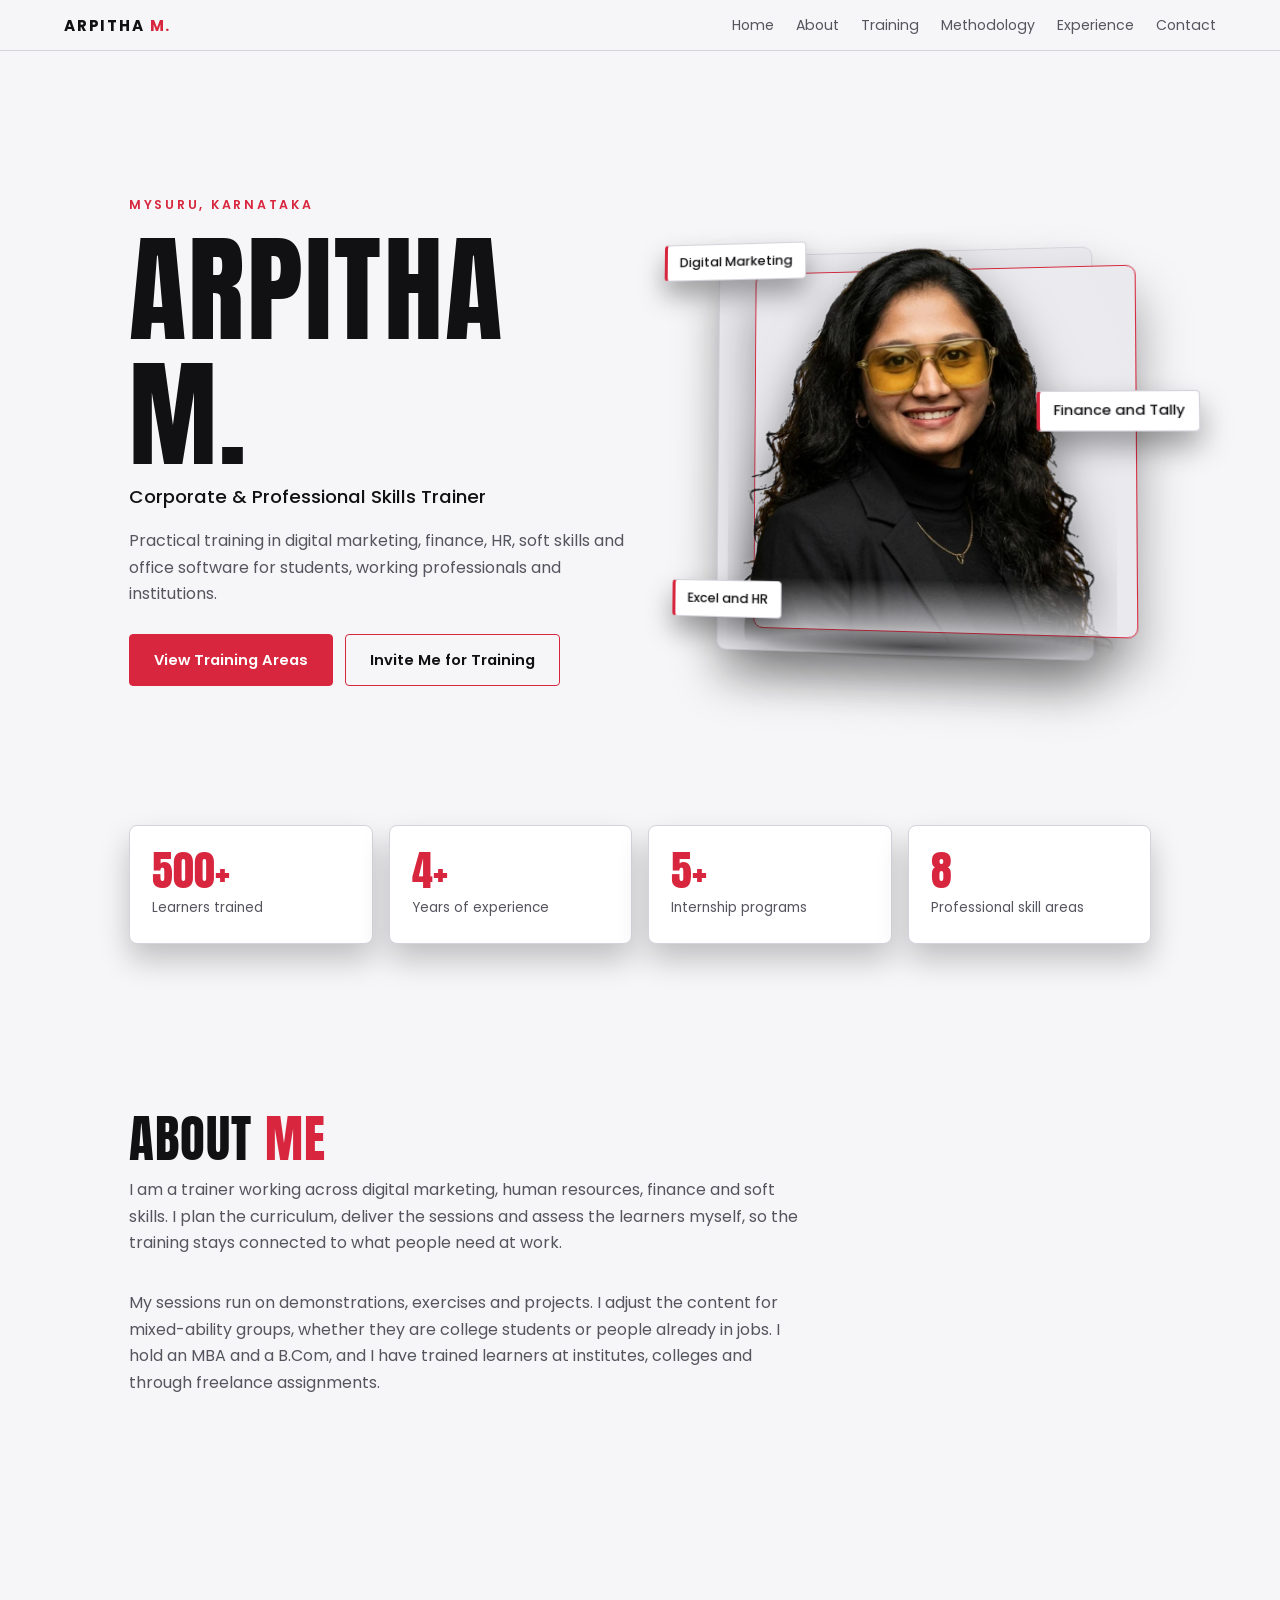
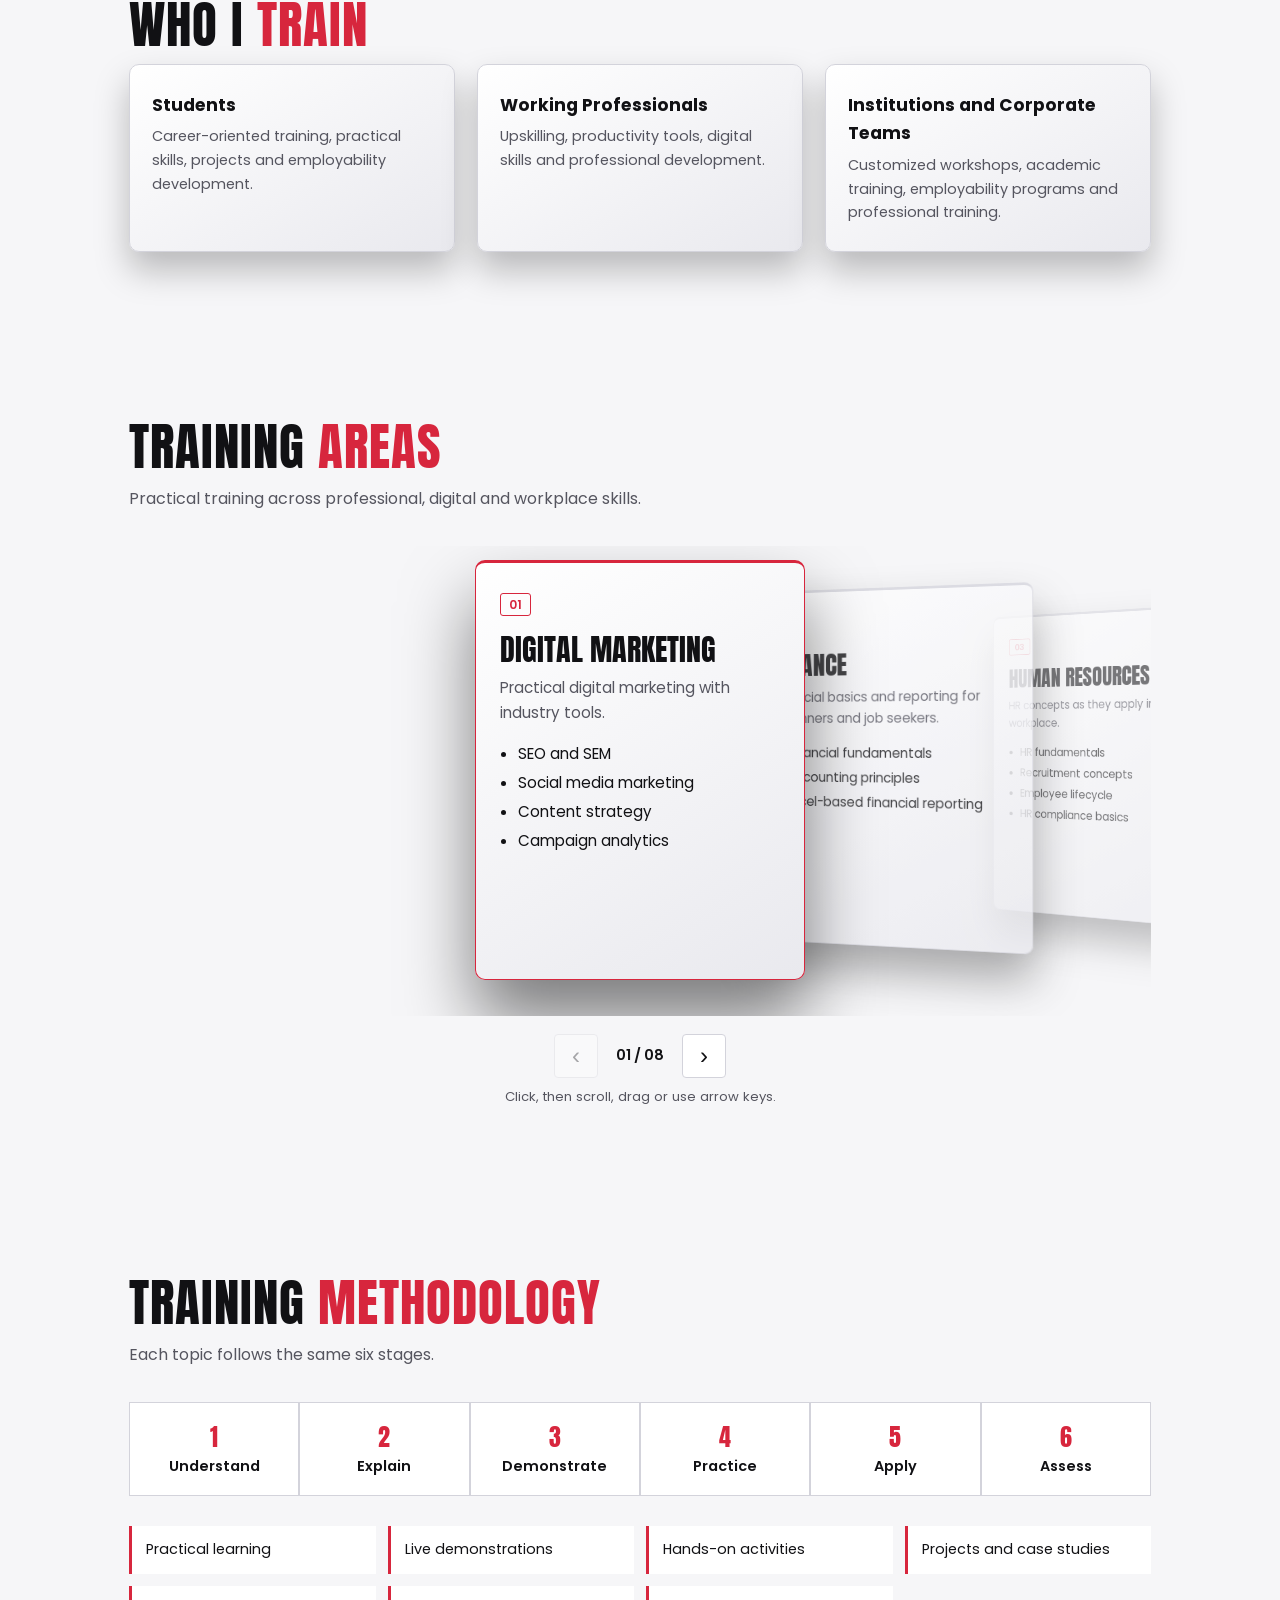
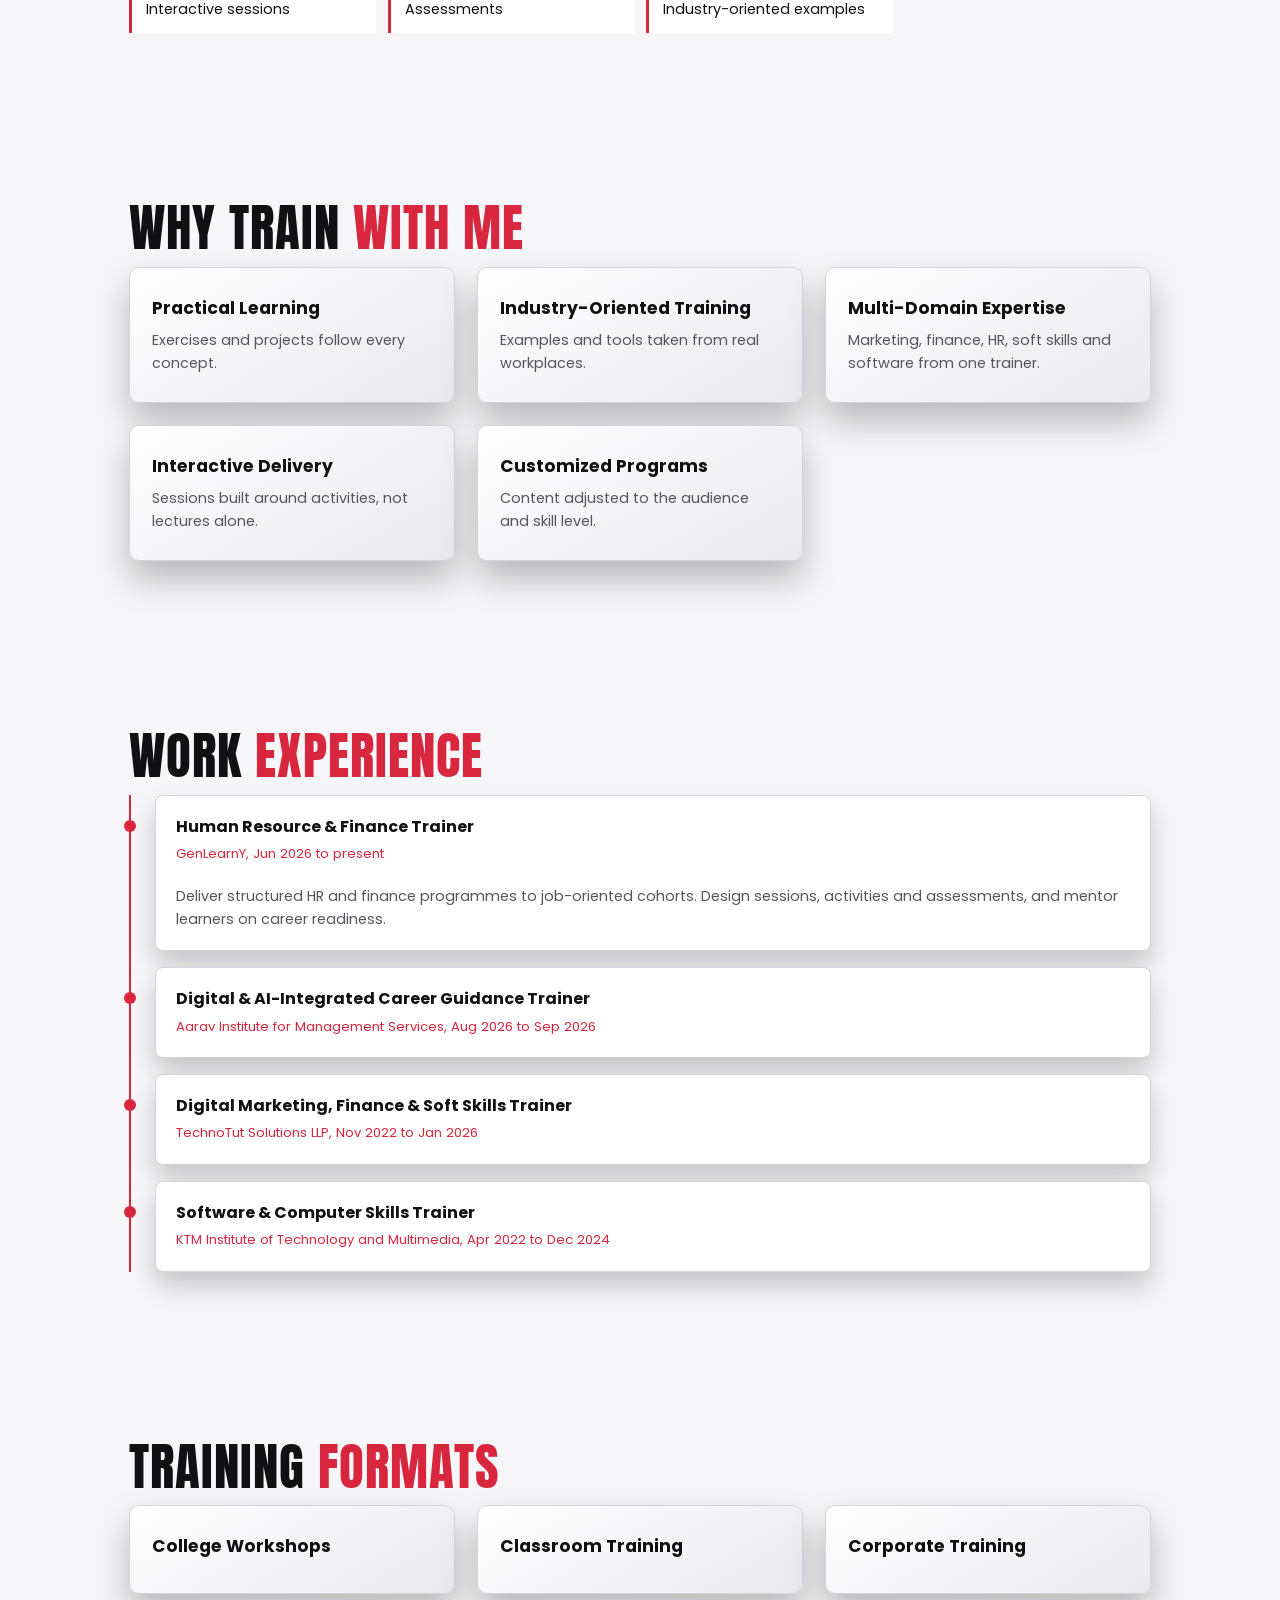
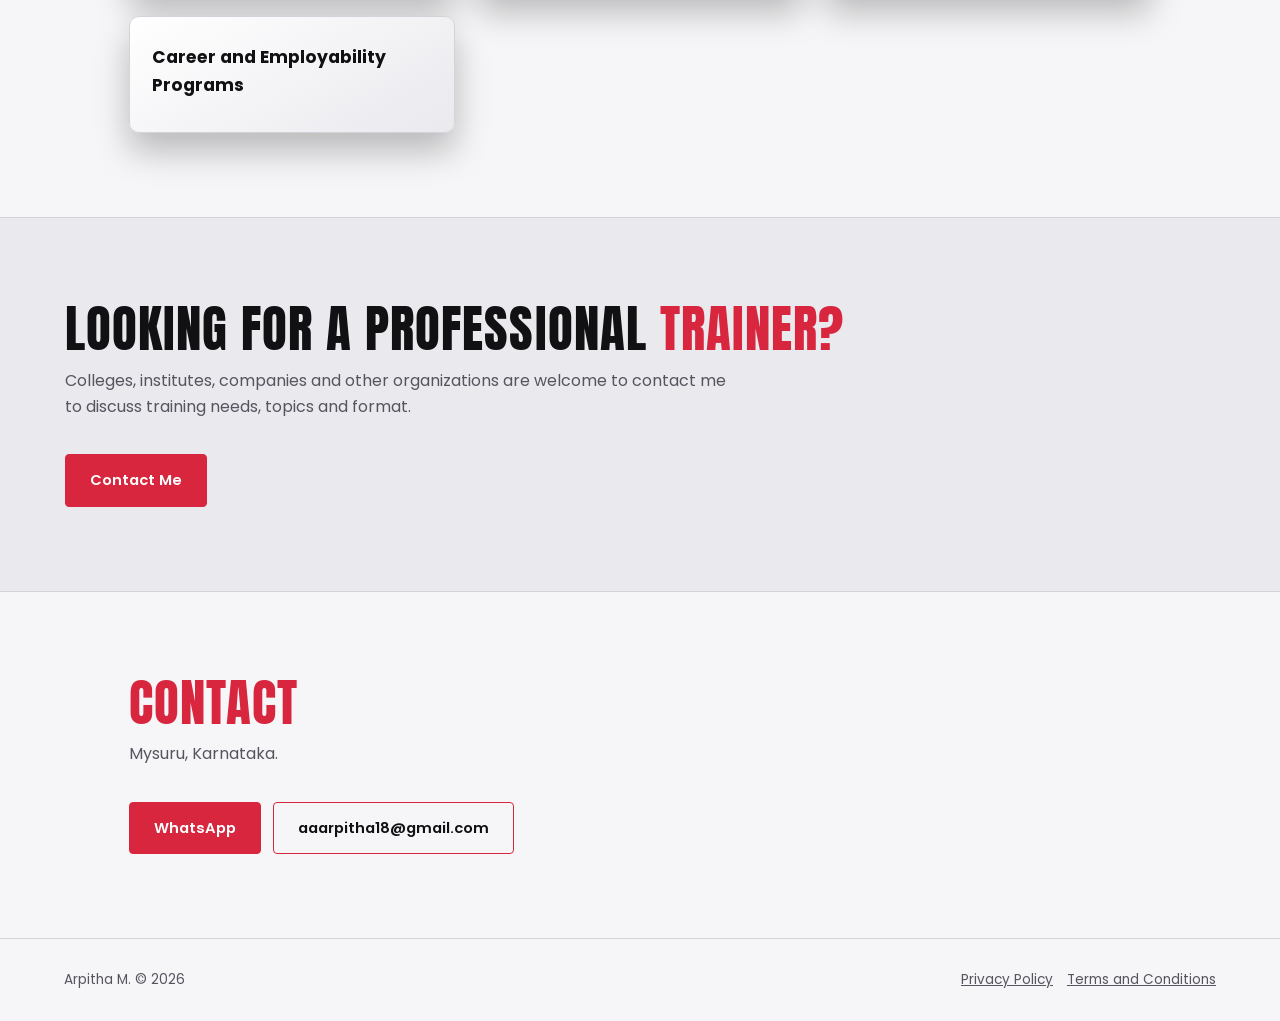
<file: index.html>
<!DOCTYPE html>
<html lang="en">
<head>
<meta charset="utf-8">
<meta name="viewport" content="width=device-width, initial-scale=1, viewport-fit=cover">
<title>Arpitha M. | Corporate & Professional Skills Trainer</title>
<meta name="description" content="Practical training in digital marketing, finance, HR, soft skills and office software for students, professionals and institutions. Mysuru, Karnataka.">
<link href="https://fonts.googleapis.com/css2?family=Anton&family=Poppins:wght@400;500;600&display=swap" rel="stylesheet">
<style>
:root{--bg:#0b0b0d;--bg2:#131317;--fg:#f3f3f5;--mut:#a4a4ae;--acc:#d7263d;--card:#1a1a1f;--line:#2b2b33;box-sizing:border-box;padding-top:env(safe-area-inset-top,0px);padding-bottom:env(safe-area-inset-bottom,0px)}
@media(prefers-color-scheme:light){:root:not([data-theme="dark"]){--bg:#f6f6f8;--bg2:#e9e9ee;--fg:#111114;--mut:#55555f;--card:#fff;--line:#d3d3db}}
:root[data-theme="light"]{--bg:#f6f6f8;--bg2:#e9e9ee;--fg:#111114;--mut:#55555f;--card:#fff;--line:#d3d3db}
:root[data-theme="dark"]{--bg:#0b0b0d;--bg2:#131317;--fg:#f3f3f5;--mut:#a4a4ae;--card:#1a1a1f;--line:#2b2b33}
*{box-sizing:border-box;margin:0}
html{scroll-behavior:smooth;scroll-padding-top:calc(64px + env(safe-area-inset-top,0px));height:auto}
body{background:var(--bg);color:var(--fg);font:400 16px/1.65 Poppins,system-ui,sans-serif;overflow-x:hidden}
h1,h2{font-family:Anton,Impact,sans-serif;font-weight:400;text-transform:uppercase;letter-spacing:.02em;line-height:1.05}
a{color:inherit}
:focus-visible{outline:2px solid var(--acc);outline-offset:3px}
nav{position:sticky;top:env(safe-area-inset-top,0px);z-index:9;display:flex;justify-content:space-between;align-items:center;padding:12px 5vw;background:var(--bg);border-bottom:1px solid var(--line)}
nav b{letter-spacing:.12em;font-size:.95rem}nav b span{color:var(--acc)}
nav ul{display:flex;gap:22px;list-style:none;padding:0}
nav a{text-decoration:none;font-size:.88rem;color:var(--mut)}nav a:hover{color:var(--fg)}
#mb{display:none;background:none;border:1px solid var(--line);color:var(--fg);padding:8px 14px;border-radius:4px;font:inherit;min-height:44px}
section,.wrap{padding:84px 5vw;max-width:1150px;margin:auto}
h2{font-size:clamp(2rem,5vw,3.2rem);margin-bottom:12px}h2 span{color:var(--acc)}
.lead{color:var(--mut);max-width:680px;margin-bottom:34px}
.btn{display:inline-block;padding:13px 24px;border-radius:4px;border:1px solid var(--acc);text-decoration:none;font-weight:600;font-size:.92rem;min-height:44px}
.btn.p{background:var(--acc);color:#fff}.btn.p:hover{background:#b81e32}.btn:not(.p):hover{background:rgba(215,38,61,.12)}
.btn[aria-disabled]{opacity:.55;border-style:dashed;pointer-events:none}
.hero{display:grid;grid-template-columns:1.1fr 1fr;gap:40px;align-items:center;min-height:86vh;perspective:1400px}
.hero small{color:var(--acc);letter-spacing:.22em;font-weight:600;font-size:.78rem}
.hero h1{font-size:clamp(3.4rem,10vw,7.4rem);margin:10px 0 6px}
.hero h3{font-weight:500;font-size:1.15rem;margin-bottom:16px}
.hero p{color:var(--mut);max-width:520px;margin-bottom:26px}
.hero .bt{display:flex;gap:12px;flex-wrap:wrap}
.stage{position:relative;transform-style:preserve-3d;transform:rotateY(-12deg) rotateX(3deg);display:flex;justify-content:center;padding:26px 0}
.stage .pl{position:absolute;border:1px solid var(--line);border-radius:10px;background:var(--bg2);box-shadow:0 30px 50px rgba(0,0,0,.35)}
.stage .a{inset:6% 12% 2% 4%;transform:translateZ(-90px)}
.stage .b{inset:12% 4% 8% 14%;transform:translateZ(-45px);border-color:var(--acc)}
.stage img{position:relative;width:min(100%,380px);height:auto;filter:drop-shadow(0 26px 24px rgba(0,0,0,.5))}
.chip{position:absolute;padding:7px 12px;background:var(--card);border:1px solid var(--line);border-left:3px solid var(--acc);border-radius:4px;font-size:.78rem;font-weight:500;box-shadow:0 14px 26px rgba(0,0,0,.35)}
.c1{top:10%;left:-2%;transform:translateZ(80px)}.c2{top:42%;right:-3%;transform:translateZ(110px)}.c3{bottom:12%;left:0;transform:translateZ(70px)}
.stats{display:grid;grid-template-columns:repeat(auto-fit,minmax(170px,1fr));gap:16px}
.stat{background:var(--card);border:1px solid var(--line);border-radius:8px;padding:22px;box-shadow:0 16px 30px rgba(0,0,0,.22)}
.stat b{font:400 2.6rem Anton,sans-serif;color:var(--acc);display:block;line-height:1.1}.stat span{font-size:.85rem;color:var(--mut)}
.grid{display:grid;grid-template-columns:repeat(auto-fit,minmax(250px,1fr));gap:22px;perspective:1100px}
.card{background:linear-gradient(150deg,var(--card),var(--bg2));border:1px solid var(--line);border-radius:10px;padding:26px 22px;box-shadow:0 18px 34px rgba(0,0,0,.25);transition:transform .2s,border-color .2s}
.card:hover{transform:rotateX(4deg) rotateY(-4deg) translateY(-4px);border-color:var(--acc)}
.card .n{display:inline-block;font:600 .75rem Poppins;color:var(--acc);border:1px solid var(--acc);padding:2px 8px;border-radius:3px;margin-bottom:12px}
.card h3{font-size:1.08rem;margin-bottom:6px}.card p{font-size:.9rem;color:var(--mut)}
.card ul{margin:10px 0 0 18px;padding:0;font-size:.85rem;color:var(--mut)}
.steps{display:grid;grid-template-columns:repeat(6,1fr);gap:0;margin-bottom:30px;counter-reset:s}
.steps div{counter-increment:s;padding:16px 10px;border:1px solid var(--line);background:var(--card);text-align:center;font-weight:600;font-size:.9rem;position:relative}
.steps div::before{content:counter(s);display:block;color:var(--acc);font:400 1.5rem Anton,sans-serif}
.pts{display:grid;grid-template-columns:repeat(auto-fit,minmax(220px,1fr));gap:12px;list-style:none;padding:0}
.pts li{padding:12px 14px;border-left:3px solid var(--acc);background:var(--card);font-size:.9rem}
.tl{border-left:2px solid var(--acc);padding-left:24px;display:grid;gap:16px}
.job{background:var(--card);border:1px solid var(--line);border-radius:8px;padding:0;position:relative;box-shadow:0 14px 26px rgba(0,0,0,.2)}
.job::before{content:"";position:absolute;left:-32px;top:24px;width:12px;height:12px;background:var(--acc);border-radius:50%}
.job button{width:100%;text-align:left;background:none;border:0;color:inherit;font:inherit;padding:18px 20px;cursor:pointer;min-height:44px}
.job strong{display:block}.job em{font-style:normal;color:var(--acc);font-size:.82rem}
.job .d{display:none;padding:0 20px 18px;color:var(--mut);font-size:.9rem}.job.o .d{display:block}
.gal{display:grid;grid-template-columns:repeat(auto-fit,minmax(200px,1fr));gap:14px}
.ph{aspect-ratio:4/3;border:1px dashed var(--mut);border-radius:6px;display:flex;flex-direction:column;align-items:center;justify-content:center;color:var(--mut);font-size:.82rem;text-align:center;padding:10px;background:var(--bg2)}
.ph b{color:var(--fg);font-weight:500}
.note{border:1px dashed var(--mut);padding:22px;border-radius:6px;color:var(--mut)}
.cta{background:var(--bg2);border-top:1px solid var(--line);border-bottom:1px solid var(--line);max-width:none}
.cta>div{max-width:1150px;margin:auto}
.ct{display:flex;gap:12px;flex-wrap:wrap}
.ph-t{color:var(--acc);font-size:.8rem}
footer{border-top:1px solid var(--line);padding:30px 5vw;color:var(--mut);font-size:.85rem;display:flex;justify-content:space-between;gap:12px;flex-wrap:wrap}
footer a{margin-left:14px}
#legal{display:none}.leg h2{margin-top:10px}.leg h3{margin:22px 0 6px}.leg p{color:var(--mut);max-width:720px}
body.lg #main{display:none}body.lg #legal{display:block}
.car{position:relative}
.vp{height:470px;perspective:1500px;perspective-origin:50% 40%;overflow:hidden;touch-action:pan-y;cursor:grab;user-select:none}
.tk{position:relative;height:100%;transform-style:preserve-3d}
.dc{position:absolute;left:50%;top:14px;width:330px;margin-left:-165px;min-height:420px;padding:28px 24px;border:1px solid var(--line);border-top:3px solid var(--line);border-radius:10px;background:linear-gradient(150deg,var(--card),var(--bg2));box-shadow:0 30px 50px rgba(0,0,0,.4),inset 0 1px 0 rgba(255,255,255,.06);transition:transform .45s cubic-bezier(.2,.7,.2,1),opacity .35s;will-change:transform}
.dc.on{border-color:var(--acc);box-shadow:0 40px 70px rgba(0,0,0,.5)}
.dc .n{font:600 .75rem Poppins;color:var(--acc);border:1px solid var(--acc);padding:2px 8px;border-radius:3px}
.dc h3{font:400 1.9rem/1.1 Anton,sans-serif;text-transform:uppercase;margin:16px 0 8px}
.dc p{color:var(--mut);font-size:.95rem}.dc ul{margin:16px 0 0 18px;padding:0;font-size:.95rem}.dc li{margin-bottom:4px}
.cn{display:flex;align-items:center;justify-content:center;gap:18px;margin-top:18px;font-weight:600;font-size:.9rem}
.ar{width:44px;height:44px;border:1px solid var(--line);background:var(--card);color:var(--fg);border-radius:4px;font-size:1.5rem;line-height:1;cursor:pointer}
.ar:hover:not(:disabled){border-color:var(--acc)}.ar:disabled{opacity:.35;cursor:default}
.hint{text-align:center;color:var(--mut);font-size:.82rem;margin-top:8px}.mbh{display:none}
.sr{position:absolute;width:1px;height:1px;overflow:hidden;clip:rect(0 0 0 0)}
#intro{position:fixed;inset:0;z-index:100;background:#050506;display:flex;align-items:center;justify-content:center;text-align:center;pointer-events:none;animation:io .55s ease-in 1.55s forwards}
#intro div{padding:0 6vw}
#intro span{display:block;font-family:Anton,Impact,sans-serif;text-transform:uppercase;letter-spacing:.02em;line-height:1;color:#f3f3f5}
.l1{font-size:clamp(1.9rem,7.5vw,5.2rem);animation:it .6s cubic-bezier(.2,.7,.2,1) .15s both}
.l2{font-size:clamp(3rem,13vw,9rem);color:var(--acc)!important;margin-top:10px;animation:it .6s cubic-bezier(.2,.7,.2,1) .55s both}
@keyframes it{from{opacity:0;transform:translateY(18px);clip-path:inset(0 0 100% 0)}to{opacity:1;transform:none;clip-path:inset(0)}}
@keyframes io{to{opacity:0;visibility:hidden}}
@keyframes hv{from{opacity:0;transform:translateY(18px)}to{opacity:1;transform:none}}
@keyframes hp{from{opacity:0;transform:translateY(34px) scale(.96)}to{opacity:1;transform:none}}
@keyframes hf{from{opacity:0}to{opacity:1}}
.hero>div:first-child>*{animation:hv .7s cubic-bezier(.2,.7,.2,1) 1.7s both}
.hero>div:first-child>:nth-child(2){animation-delay:1.78s}.hero>div:first-child>:nth-child(3){animation-delay:1.86s}.hero>div:first-child>:nth-child(4){animation-delay:1.94s}.hero>div:first-child>:nth-child(5){animation-delay:2s}
.stage .pl,.chip{animation:hf .6s ease-out 1.8s both}
.stage img{animation:hp .9s cubic-bezier(.2,.7,.2,1) 1.7s both;-webkit-mask-image:linear-gradient(#000 84%,transparent);mask-image:linear-gradient(#000 84%,transparent)}
.stage .b{background:radial-gradient(circle at 50% 28%,rgba(255,255,255,.1),transparent 62%),var(--bg2)}
.stage::after{content:"";position:absolute;left:16%;right:16%;bottom:12px;height:28px;background:radial-gradient(ellipse,rgba(0,0,0,.6),transparent 70%);transform:translateZ(-6px)}
.stage img{filter:drop-shadow(0 0 1.5px rgba(255,255,255,.3)) drop-shadow(0 26px 24px rgba(0,0,0,.55))}
.stage .b{background:radial-gradient(circle at 50% 32%,rgba(255,255,255,.2),transparent 66%),var(--bg2)}
.ni #intro{display:none}.ni .hero *{animation:none!important}
@media(max-width:820px){
nav ul{display:none;position:absolute;top:100%;left:0;right:0;flex-direction:column;gap:0;background:var(--bg);border-bottom:1px solid var(--line)}
nav ul.o{display:flex}nav li a{display:block;padding:14px 5vw}#mb{display:block}
.hero{grid-template-columns:1fr;min-height:auto;padding-top:40px}
.stage{transform:rotateY(-8deg) rotateX(2deg);padding:20px 0 34px}.stage .a{inset:8% 14% 2% 6%;transform:translateZ(-60px)}.stage .b{inset:14% 6% 8% 16%;transform:translateZ(-30px)}.stage img{width:min(76%,290px)}.chip{font-size:.7rem;padding:5px 9px}.c1{left:0;transform:translateZ(50px)}.c2{right:0;transform:translateZ(70px)}.c3{left:2%;transform:translateZ(45px)}.grid{perspective:900px}.card{border-top:2px solid var(--acc);box-shadow:6px 6px 0 var(--line),0 18px 28px rgba(0,0,0,.3)}.card:active{transform:rotateX(3deg) rotateY(-3deg)}.stat{box-shadow:5px 5px 0 var(--line),0 14px 24px rgba(0,0,0,.3)}
.steps{grid-template-columns:repeat(2,1fr)}
.vp{height:auto;perspective:none;overflow:visible;cursor:auto}
.tk{display:flex;gap:14px;overflow-x:auto;scroll-snap-type:x mandatory;padding:6px 14vw 22px;margin:0 -5vw;overscroll-behavior-x:contain;transform-style:flat;scrollbar-width:none}
.tk::-webkit-scrollbar{display:none}
.dc{position:relative;left:auto;top:auto;margin:0;flex:0 0 72vw;width:auto;min-height:0;scroll-snap-align:center;transform:none!important;opacity:1!important;pointer-events:auto!important;box-shadow:6px 6px 0 var(--line),0 18px 28px rgba(0,0,0,.3)}
.dc:not(.on){opacity:.72!important}
.ar{display:none}.dk{display:none}.mbh{display:inline}
section,.wrap{padding:60px 5vw}}
@media(prefers-reduced-motion:reduce){*{transition:none!important;scroll-behavior:auto!important}#intro{display:none}.hero *{animation:none!important}}
</style>
</head>
<body>
<script>try{if(sessionStorage.getItem('i')||location.hash)document.documentElement.className+=' ni';else sessionStorage.setItem('i','1')}catch(e){}</script>
<div id="intro" aria-hidden="true"><div><span class="l1">Corporate Trainer Portfolio</span><span class="l2">IS LIVE.</span></div></div>
<nav aria-label="Main">
<b>ARPITHA <span>M.</span></b>
<button id="mb" aria-expanded="false" aria-controls="nl">Menu</button>
<ul id="nl">
<li><a href="#home">Home</a></li><li><a href="#about">About</a></li><li><a href="#training">Training</a></li><li><a href="#method">Methodology</a></li><li><a href="#experience">Experience</a></li><li><a href="#contact">Contact</a></li>
</ul>
</nav>
<div id="main">
<section class="hero" id="home">
<div>
<small>MYSURU, KARNATAKA</small>
<h1>Arpitha M.</h1>
<h3>Corporate &amp; Professional Skills Trainer</h3>
<p>Practical training in digital marketing, finance, HR, soft skills and office software for students, working professionals and institutions.</p>
<div class="bt"><a class="btn p" href="#training">View Training Areas</a><a class="btn" href="#contact">Invite Me for Training</a></div>
</div>
<div class="stage">
<div class="pl a"></div><div class="pl b"></div>
<img alt="Portrait of Arpitha M. in a black blazer and tinted glasses" src="[data-uri]" width="380" height="415">
<span class="chip c1">Digital Marketing</span><span class="chip c2">Finance and Tally</span><span class="chip c3">Excel and HR</span>
</div>
</section>

<section id="experience-numbers" style="padding-top:0">
<div class="stats">
<div class="stat"><b>500+</b><span>Learners trained</span></div>
<div class="stat"><b>4+</b><span>Years of experience</span></div>
<div class="stat"><b>5+</b><span>Internship programs</span></div>
<div class="stat"><b>8</b><span>Professional skill areas</span></div>
</div>
</section>

<section id="about">
<h2>About <span>Me</span></h2>
<p class="lead">I am a trainer working across digital marketing, human resources, finance and soft skills. I plan the curriculum, deliver the sessions and assess the learners myself, so the training stays connected to what people need at work.</p>
<p class="lead">My sessions run on demonstrations, exercises and projects. I adjust the content for mixed-ability groups, whether they are college students or people already in jobs. I hold an MBA and a B.Com, and I have trained learners at institutes, colleges and through freelance assignments.</p>
</section>

<section id="who">
<h2>Who I <span>Train</span></h2>
<div class="grid">
<div class="card"><h3>Students</h3><p>Career-oriented training, practical skills, projects and employability development.</p></div>
<div class="card"><h3>Working Professionals</h3><p>Upskilling, productivity tools, digital skills and professional development.</p></div>
<div class="card"><h3>Institutions and Corporate Teams</h3><p>Customized workshops, academic training, employability programs and professional training.</p></div>
</div>
</section>

<section id="training">
<h2>Training <span>Areas</span></h2>
<p class="lead">Practical training across professional, digital and workplace skills.</p>
<div class="car" id="car" tabindex="0" role="region" aria-roledescription="carousel" aria-label="Training areas">
<div class="vp"><div class="tk" id="tk"><article class="dc" role="group" aria-roledescription="slide" aria-label="1 of 8" data-n="Digital Marketing"><span class="n">01</span><h3>Digital Marketing</h3><p>Practical digital marketing with industry tools.</p><ul><li>SEO and SEM</li><li>Social media marketing</li><li>Content strategy</li><li>Campaign analytics</li></ul></article><article class="dc" role="group" aria-roledescription="slide" aria-label="2 of 8" data-n="Finance"><span class="n">02</span><h3>Finance</h3><p>Financial basics and reporting for beginners and job seekers.</p><ul><li>Financial fundamentals</li><li>Accounting principles</li><li>Excel-based financial reporting</li></ul></article><article class="dc" role="group" aria-roledescription="slide" aria-label="3 of 8" data-n="Human Resources"><span class="n">03</span><h3>Human Resources</h3><p>HR concepts as they apply in the workplace.</p><ul><li>HR fundamentals</li><li>Recruitment concepts</li><li>Employee lifecycle</li><li>HR compliance basics</li></ul></article><article class="dc" role="group" aria-roledescription="slide" aria-label="4 of 8" data-n="Soft Skills"><span class="n">04</span><h3>Soft Skills</h3><p>Workplace communication and career readiness.</p><ul><li>Communication</li><li>Workplace etiquette</li><li>Presentation skills</li><li>Career development</li></ul></article><article class="dc" role="group" aria-roledescription="slide" aria-label="5 of 8" data-n="Tally"><span class="n">05</span><h3>Tally</h3><p>Hands-on accounting software training.</p><ul><li>Tally ERP 9</li><li>Tally Prime</li></ul></article><article class="dc" role="group" aria-roledescription="slide" aria-label="6 of 8" data-n="Advanced Excel"><span class="n">06</span><h3>Advanced Excel</h3><p>Excel for reporting and analysis.</p><ul><li>VLOOKUP</li><li>Pivot Tables</li><li>Dashboards</li></ul></article><article class="dc" role="group" aria-roledescription="slide" aria-label="7 of 8" data-n="Microsoft Office"><span class="n">07</span><h3>Microsoft Office</h3><p>Everyday office tools for the workplace.</p><ul><li>MS Office Suite</li></ul></article><article class="dc" role="group" aria-roledescription="slide" aria-label="8 of 8" data-n="Basic Computer"><span class="n">08</span><h3>Basic Computer</h3><p>Core computer applications for first-time learners.</p></article></div></div>
<div class="cn"><button class="ar" id="pv" aria-label="Previous training area">&#8249;</button><span id="cnt">01 / 08</span><button class="ar" id="nx" aria-label="Next training area">&#8250;</button></div>
<p class="hint"><span class="dk">Click, then scroll, drag or use arrow keys.</span><span class="mbh">Swipe sideways.</span></p>
<div class="sr" id="live" aria-live="polite"></div>
</div>
</section>

<section id="method">
<h2>Training <span>Methodology</span></h2>
<p class="lead">Each topic follows the same six stages.</p>
<div class="steps"><div>Understand</div><div>Explain</div><div>Demonstrate</div><div>Practice</div><div>Apply</div><div>Assess</div></div>
<ul class="pts"><li>Practical learning</li><li>Live demonstrations</li><li>Hands-on activities</li><li>Projects and case studies</li><li>Interactive sessions</li><li>Assessments</li><li>Industry-oriented examples</li></ul>
</section>

<section id="why">
<h2>Why Train <span>With Me</span></h2>
<div class="grid">
<div class="card"><h3>Practical Learning</h3><p>Exercises and projects follow every concept.</p></div>
<div class="card"><h3>Industry-Oriented Training</h3><p>Examples and tools taken from real workplaces.</p></div>
<div class="card"><h3>Multi-Domain Expertise</h3><p>Marketing, finance, HR, soft skills and software from one trainer.</p></div>
<div class="card"><h3>Interactive Delivery</h3><p>Sessions built around activities, not lectures alone.</p></div>
<div class="card"><h3>Customized Programs</h3><p>Content adjusted to the audience and skill level.</p></div>
</div>
</section>

<section id="experience">
<h2>Work <span>Experience</span></h2>
<div class="tl">
<div class="job o"><button aria-expanded="true"><strong>Human Resource &amp; Finance Trainer</strong><em>GenLearnY, Jun 2026 to present</em></button><div class="d">Deliver structured HR and finance programmes to job-oriented cohorts. Design sessions, activities and assessments, and mentor learners on career readiness.</div></div>
<div class="job"><button aria-expanded="false"><strong>Digital &amp; AI-Integrated Career Guidance Trainer</strong><em>Aarav Institute for Management Services, Aug 2026 to Sep 2026</em></button><div class="d">Delivered digital and AI-integrated training and career guidance workshops across colleges and educational institutions, customised to each group.</div></div>
<div class="job"><button aria-expanded="false"><strong>Digital Marketing, Finance &amp; Soft Skills Trainer</strong><em>TechnoTut Solutions LLP, Nov 2022 to Jan 2026</em></button><div class="d">Designed and delivered training in digital marketing, finance and soft skills. Built modules, assignments and assessments, and guided learners through industry-oriented projects.</div></div>
<div class="job"><button aria-expanded="false"><strong>Software &amp; Computer Skills Trainer</strong><em>KTM Institute of Technology and Multimedia, Apr 2022 to Dec 2024</em></button><div class="d">Taught MS Office, Advanced Excel, Tally ERP 9 and core computer applications, with separate tracks for beginner, intermediate and advanced learners.</div></div>
</div>
</section>

<section id="formats">
<h2>Training <span>Formats</span></h2>
<div class="grid">
<div class="card"><h3>College Workshops</h3></div><div class="card"><h3>Classroom Training</h3></div><div class="card"><h3>Corporate Training</h3></div><div class="card"><h3>Career and Employability Programs</h3></div>
</div>
</section>

<section class="cta" id="cta"><div>
<h2>Looking for a Professional <span>Trainer?</span></h2>
<p class="lead">Colleges, institutes, companies and other organizations are welcome to contact me to discuss training needs, topics and format.</p>
<a class="btn p" href="#contact">Contact Me</a>
</div></section>

<section id="contact">
<h2><span>Contact</span></h2>
<p class="lead">Mysuru, Karnataka.</p>
<div class="ct">
<a class="btn p" href="https://wa.me/916363958020">WhatsApp</a>
<a class="btn" href="mailto:aaarpitha18@gmail.com">aaarpitha18@gmail.com</a>
</div>
</section>
</div>

<div id="legal"><div class="wrap leg"></div></div>

<footer><span>Arpitha M. &copy; <span id="y"></span></span><span><a href="#/privacy-policy">Privacy Policy</a><a href="#/terms-and-conditions">Terms and Conditions</a></span></footer>

<script>
(function(){
var L={
"/privacy-policy":'<h2>Privacy <span>Policy</span></h2><p class="ph-t">Draft. Review and customize every item marked [CUSTOMIZE] before publishing.</p><h3>What this site collects</h3><p>This site has no forms and no accounts. [CUSTOMIZE: confirm whether analytics or cookies are added later.]</p><h3>Contact details you send</h3><p>If you email or message me on WhatsApp, I use your details only to reply about training. I do not sell or share them. [CUSTOMIZE: add retention period and any third parties.]</p><h3>Third-party services</h3><p>The site loads fonts from Google Fonts. WhatsApp and email open in their own apps under their own policies.</p><h3>Your requests</h3><p>To ask me to delete messages you sent, email me. [CUSTOMIZE: legal entity name, address and applicable law.]</p><p><a href="#home">Back to site</a></p>',
"/terms-and-conditions":'<h2>Terms and <span>Conditions</span></h2><p class="ph-t">Draft. Review and customize every item marked [CUSTOMIZE] before publishing.</p><h3>Use of this site</h3><p>This site presents the training services and background of Arpitha M. Content is for information only.</p><h3>Training engagements</h3><p>Fees, schedules, cancellation and certification terms are agreed in writing for each engagement. [CUSTOMIZE: add standard fees, cancellation policy and certificate terms if offered.]</p><h3>Content ownership</h3><p>Text, images and training material on this site belong to Arpitha M. Please ask before reusing them.</p><h3>Liability</h3><p>[CUSTOMIZE: add liability wording and governing law, ideally reviewed by a legal professional.]</p><p><a href="#home">Back to site</a></p>'};
function route(){var k=location.hash.slice(1);if(L[k]){document.querySelector('#legal .leg').innerHTML=L[k];document.body.classList.add('lg');document.title=k.indexOf('priv')>0?'Privacy Policy | Arpitha M.':'Terms and Conditions | Arpitha M.';scrollTo(0,0)}else{if(document.body.classList.contains('lg')){document.body.classList.remove('lg');document.title='Arpitha M. | Corporate & Professional Skills Trainer';var e=k&&document.getElementById(k);if(e)e.scrollIntoView()}}}
addEventListener('hashchange',route);route();
document.getElementById('y').textContent=new Date().getFullYear();
var mb=document.getElementById('mb'),nl=document.getElementById('nl');
mb.onclick=function(){var o=nl.classList.toggle('o');mb.setAttribute('aria-expanded',o)};
nl.onclick=function(e){if(e.target.tagName==='A'){nl.classList.remove('o');mb.setAttribute('aria-expanded',false)}};
document.querySelectorAll('.job button').forEach(function(b){b.onclick=function(){var j=b.parentNode,o=j.classList.toggle('o');b.setAttribute('aria-expanded',o)}});
var car=document.getElementById('car'),tk=document.getElementById('tk'),cs=[].slice.call(tk.children),cur=0,mq=matchMedia('(max-width:820px)'),pv=document.getElementById('pv'),nx=document.getElementById('nx'),cnt=document.getElementById('cnt'),live=document.getElementById('live');
function lay(){var m=mq.matches;cs.forEach(function(c,i){var o=i-cur,a=Math.abs(o);c.classList.toggle('on',i===cur);if(m){c.style.transform=c.style.opacity=c.style.zIndex=c.style.pointerEvents='';return}
c.style.transform='translateX('+o*270+'px) translateZ('+(-a*130)+'px) rotateY('+(-o*22)+'deg) scale('+(1-Math.min(a,3)*.07)+')';c.style.opacity=a>2?0:1-a*.22;c.style.zIndex=10-a;c.style.pointerEvents=a>2?'none':'auto'});
cnt.textContent='0'+(cur+1)+' / 0'+cs.length;pv.disabled=cur===0;nx.disabled=cur===cs.length-1;live.textContent=cs[cur].getAttribute('data-n')}
function go(n){cur=Math.max(0,Math.min(cs.length-1,n));if(mq.matches){var c=cs[cur];tk.scrollTo({left:c.offsetLeft+c.offsetWidth/2-tk.clientWidth/2,behavior:'smooth'})}lay()}
pv.onclick=function(){go(cur-1)};nx.onclick=function(){go(cur+1)};
car.addEventListener('keydown',function(e){var k=e.key;if(k==='ArrowLeft'){go(cur-1)}else if(k==='ArrowRight'){go(cur+1)}else if(k==='Home'){go(0)}else if(k==='End'){go(cs.length-1)}else return;e.preventDefault()});
var lock=0;car.addEventListener('wheel',function(e){if(mq.matches)return;var h=Math.abs(e.deltaX)>Math.abs(e.deltaY),d=h?e.deltaX:e.deltaY;if(!h&&!(car.contains(document.activeElement)))return;if(Math.abs(d)<8)return;var n=cur+(d>0?1:-1);if(n<0||n>=cs.length)return;e.preventDefault();var t=Date.now();if(t-lock>380){lock=t;go(n)}},{passive:false});
var sx=null,vp=car.querySelector('.vp');
vp.addEventListener('pointerdown',function(e){if(!mq.matches)sx=e.clientX});
vp.addEventListener('pointerup',function(e){if(sx===null)return;var dx=e.clientX-sx;sx=null;if(dx<-50)go(cur+1);else if(dx>50)go(cur-1);else if(Math.abs(dx)<6){var c=e.target.closest&&e.target.closest('.dc');if(c)go(cs.indexOf(c))}car.focus({preventScroll:true})});
vp.addEventListener('pointercancel',function(){sx=null});
var st;tk.addEventListener('scroll',function(){if(!mq.matches)return;clearTimeout(st);st=setTimeout(function(){var mid=tk.scrollLeft+tk.clientWidth/2,b=0,bd=1e9;cs.forEach(function(c,i){var d=Math.abs(c.offsetLeft+c.offsetWidth/2-mid);if(d<bd){bd=d;b=i}});cur=b;lay()},60)});
mq.addEventListener('change',function(){tk.scrollLeft=0;go(cur)});
lay();
setTimeout(function(){var i=document.getElementById('intro');if(i)i.remove()},2700);
})();
</script>
</body>
</html>
</file>
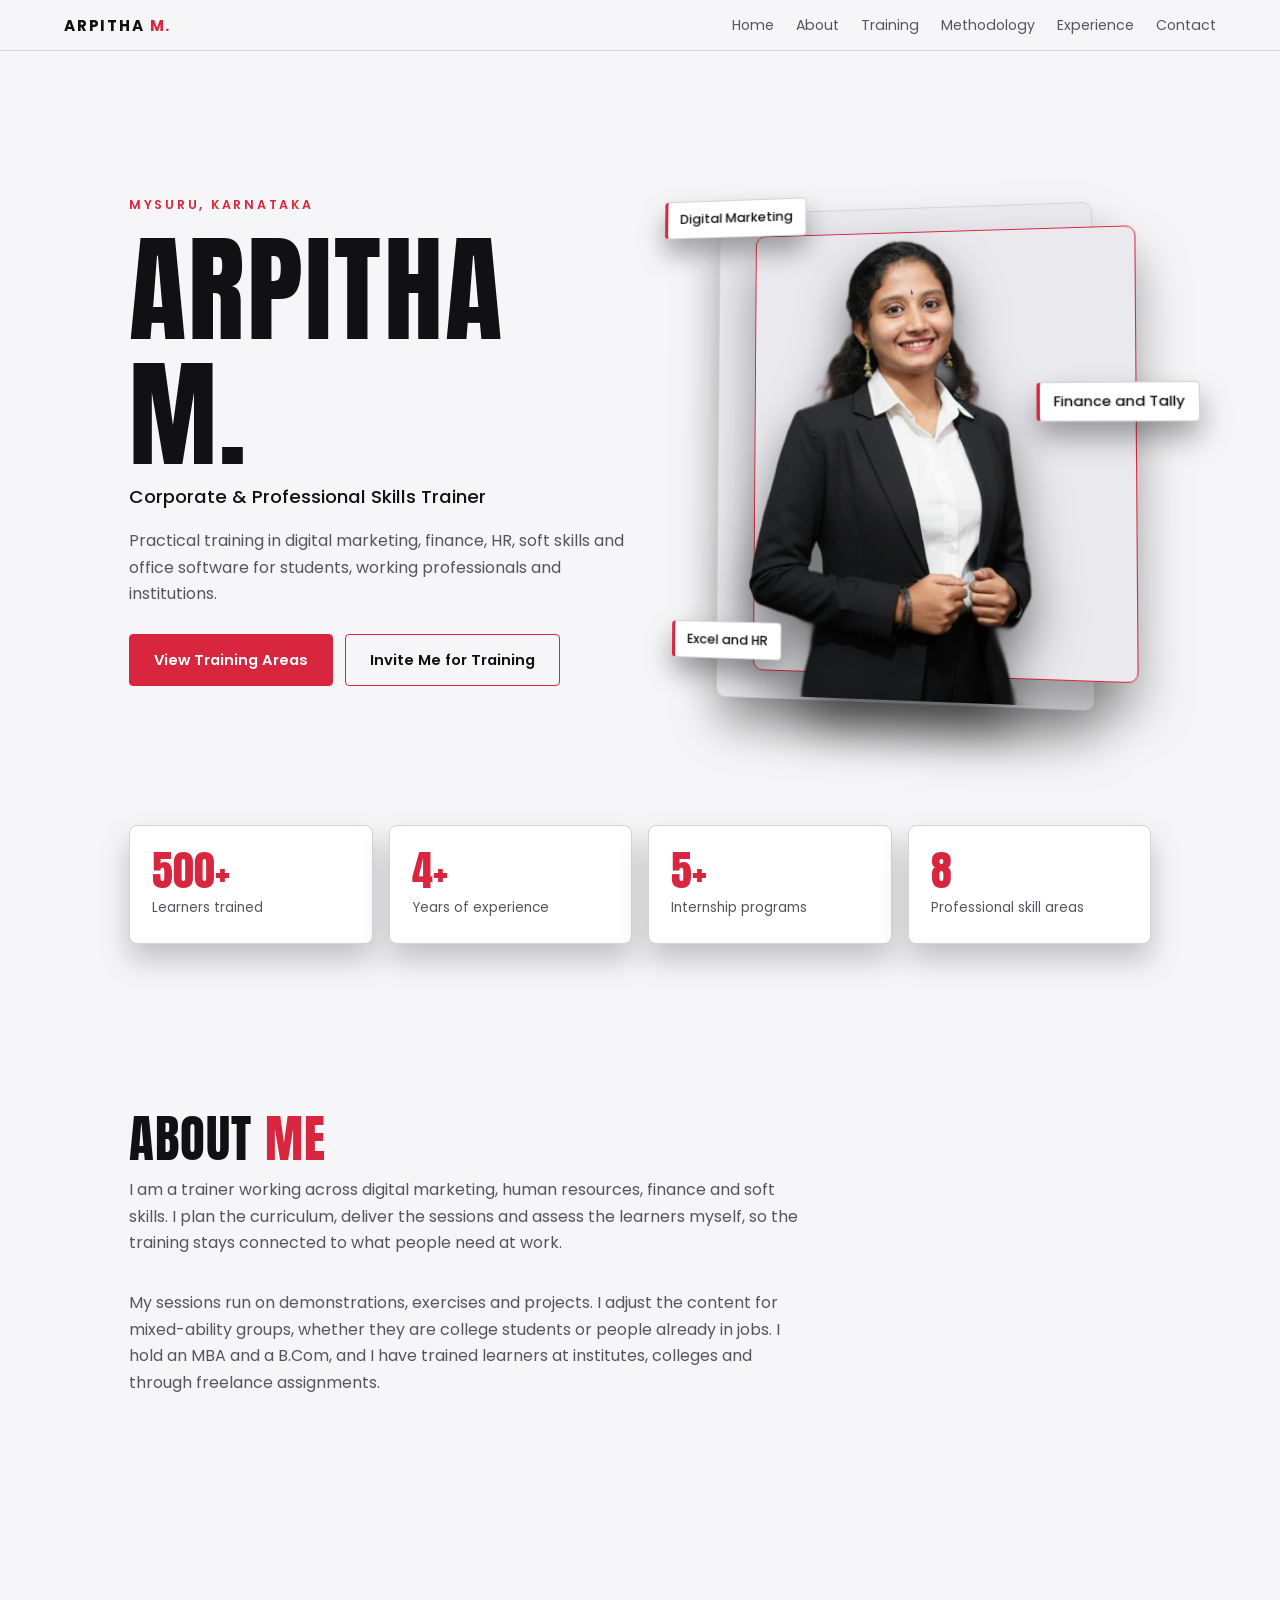
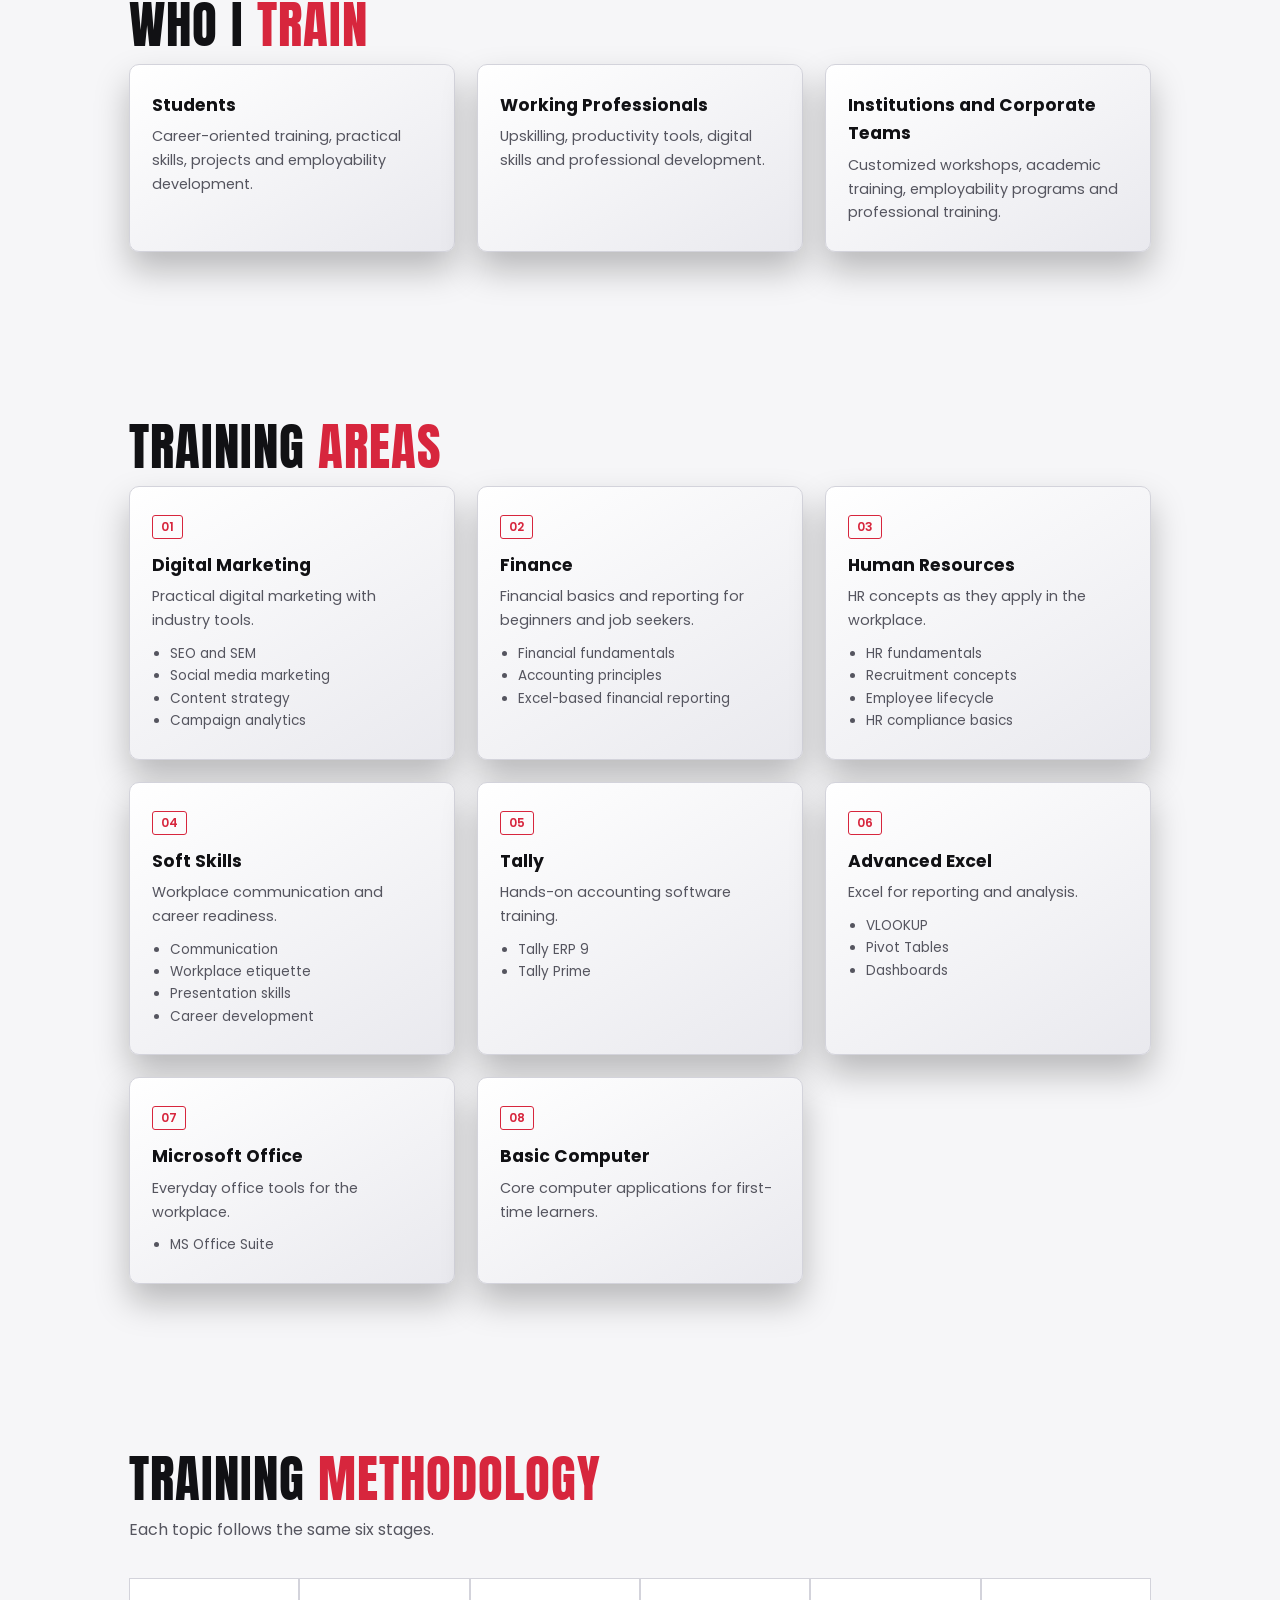
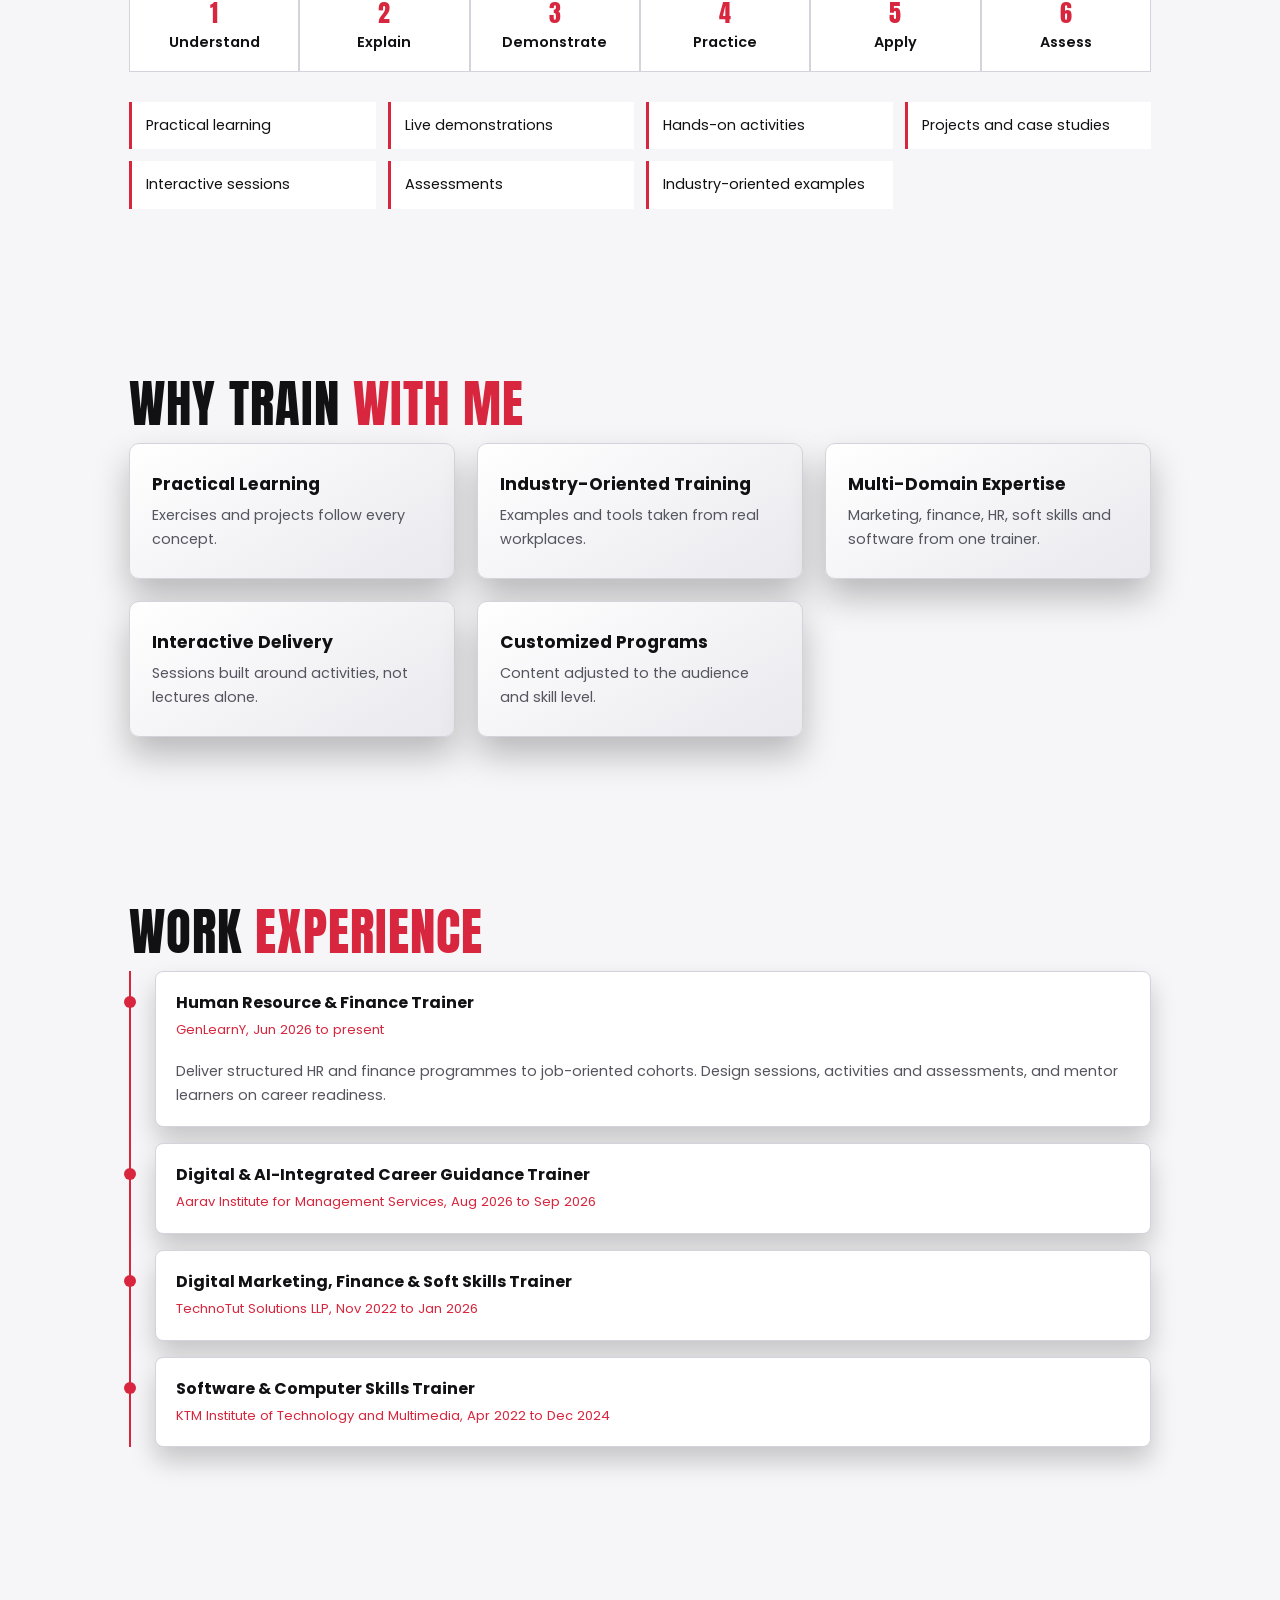
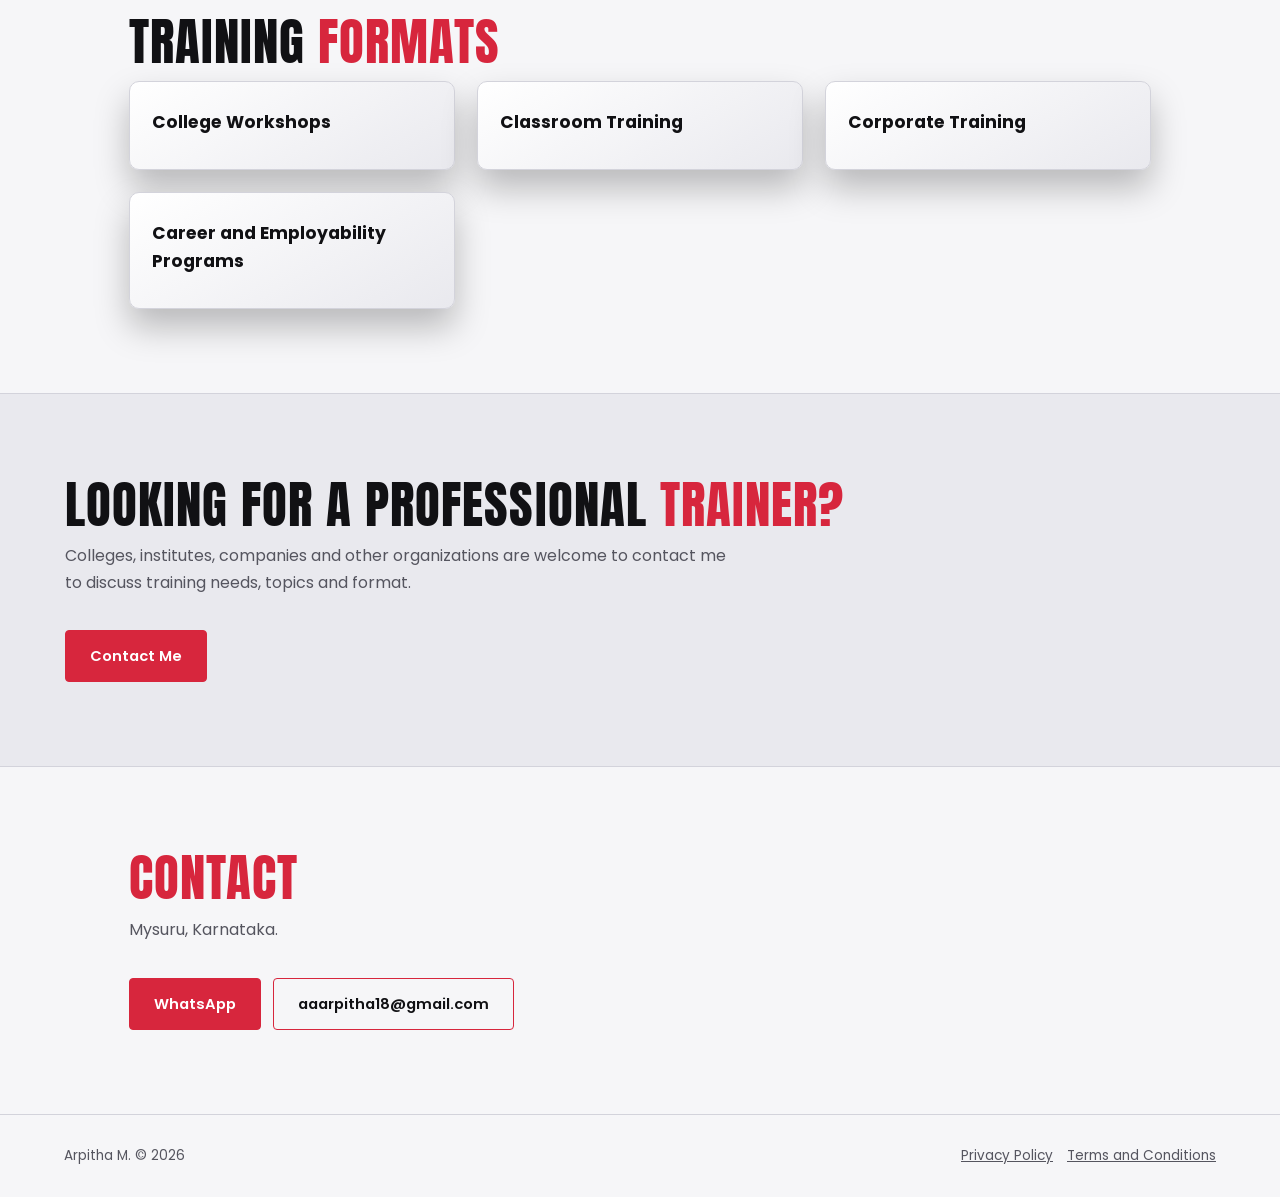
<file: Arpitha M. _ Portfolio (1).html>
<!DOCTYPE html>
<html lang="en">
<head>
<meta charset="utf-8">
<meta name="viewport" content="width=device-width, initial-scale=1, viewport-fit=cover">
<title>Arpitha M. | Corporate & Professional Skills Trainer</title>
<meta name="description" content="Practical training in digital marketing, finance, HR, soft skills and office software for students, professionals and institutions. Mysuru, Karnataka.">
<link href="https://fonts.googleapis.com/css2?family=Anton&family=Poppins:wght@400;500;600&display=swap" rel="stylesheet">
<style>
:root{--bg:#0b0b0d;--bg2:#131317;--fg:#f3f3f5;--mut:#a4a4ae;--acc:#d7263d;--card:#1a1a1f;--line:#2b2b33;box-sizing:border-box;padding-top:env(safe-area-inset-top,0px);padding-bottom:env(safe-area-inset-bottom,0px)}
@media(prefers-color-scheme:light){:root:not([data-theme="dark"]){--bg:#f6f6f8;--bg2:#e9e9ee;--fg:#111114;--mut:#55555f;--card:#fff;--line:#d3d3db}}
:root[data-theme="light"]{--bg:#f6f6f8;--bg2:#e9e9ee;--fg:#111114;--mut:#55555f;--card:#fff;--line:#d3d3db}
:root[data-theme="dark"]{--bg:#0b0b0d;--bg2:#131317;--fg:#f3f3f5;--mut:#a4a4ae;--card:#1a1a1f;--line:#2b2b33}
*{box-sizing:border-box;margin:0}
html{scroll-behavior:smooth;scroll-padding-top:calc(64px + env(safe-area-inset-top,0px));height:auto}
body{background:var(--bg);color:var(--fg);font:400 16px/1.65 Poppins,system-ui,sans-serif;overflow-x:hidden}
h1,h2{font-family:Anton,Impact,sans-serif;font-weight:400;text-transform:uppercase;letter-spacing:.02em;line-height:1.05}
a{color:inherit}
:focus-visible{outline:2px solid var(--acc);outline-offset:3px}
nav{position:sticky;top:env(safe-area-inset-top,0px);z-index:9;display:flex;justify-content:space-between;align-items:center;padding:12px 5vw;background:var(--bg);border-bottom:1px solid var(--line)}
nav b{letter-spacing:.12em;font-size:.95rem}nav b span{color:var(--acc)}
nav ul{display:flex;gap:22px;list-style:none;padding:0}
nav a{text-decoration:none;font-size:.88rem;color:var(--mut)}nav a:hover{color:var(--fg)}
#mb{display:none;background:none;border:1px solid var(--line);color:var(--fg);padding:8px 14px;border-radius:4px;font:inherit;min-height:44px}
section,.wrap{padding:84px 5vw;max-width:1150px;margin:auto}
h2{font-size:clamp(2rem,5vw,3.2rem);margin-bottom:12px}h2 span{color:var(--acc)}
.lead{color:var(--mut);max-width:680px;margin-bottom:34px}
.btn{display:inline-block;padding:13px 24px;border-radius:4px;border:1px solid var(--acc);text-decoration:none;font-weight:600;font-size:.92rem;min-height:44px}
.btn.p{background:var(--acc);color:#fff}.btn.p:hover{background:#b81e32}.btn:not(.p):hover{background:rgba(215,38,61,.12)}
.btn[aria-disabled]{opacity:.55;border-style:dashed;pointer-events:none}
.hero{display:grid;grid-template-columns:1.1fr 1fr;gap:40px;align-items:center;min-height:86vh;perspective:1400px}
.hero small{color:var(--acc);letter-spacing:.22em;font-weight:600;font-size:.78rem}
.hero h1{font-size:clamp(3.4rem,10vw,7.4rem);margin:10px 0 6px}
.hero h3{font-weight:500;font-size:1.15rem;margin-bottom:16px}
.hero p{color:var(--mut);max-width:520px;margin-bottom:26px}
.hero .bt{display:flex;gap:12px;flex-wrap:wrap}
.stage{position:relative;transform-style:preserve-3d;transform:rotateY(-12deg) rotateX(3deg);display:flex;justify-content:center;padding:26px 0}
.stage .pl{position:absolute;border:1px solid var(--line);border-radius:10px;background:var(--bg2);box-shadow:0 30px 50px rgba(0,0,0,.35)}
.stage .a{inset:6% 12% 2% 4%;transform:translateZ(-90px)}
.stage .b{inset:12% 4% 8% 14%;transform:translateZ(-45px);border-color:var(--acc)}
.stage img{position:relative;width:min(100%,380px);height:auto;filter:drop-shadow(0 26px 24px rgba(0,0,0,.5))}
.chip{position:absolute;padding:7px 12px;background:var(--card);border:1px solid var(--line);border-left:3px solid var(--acc);border-radius:4px;font-size:.78rem;font-weight:500;box-shadow:0 14px 26px rgba(0,0,0,.35)}
.c1{top:10%;left:-2%;transform:translateZ(80px)}.c2{top:42%;right:-3%;transform:translateZ(110px)}.c3{bottom:12%;left:0;transform:translateZ(70px)}
.stats{display:grid;grid-template-columns:repeat(auto-fit,minmax(170px,1fr));gap:16px}
.stat{background:var(--card);border:1px solid var(--line);border-radius:8px;padding:22px;box-shadow:0 16px 30px rgba(0,0,0,.22)}
.stat b{font:400 2.6rem Anton,sans-serif;color:var(--acc);display:block;line-height:1.1}.stat span{font-size:.85rem;color:var(--mut)}
.grid{display:grid;grid-template-columns:repeat(auto-fit,minmax(250px,1fr));gap:22px;perspective:1100px}
.card{background:linear-gradient(150deg,var(--card),var(--bg2));border:1px solid var(--line);border-radius:10px;padding:26px 22px;box-shadow:0 18px 34px rgba(0,0,0,.25);transition:transform .2s,border-color .2s}
.card:hover{transform:rotateX(4deg) rotateY(-4deg) translateY(-4px);border-color:var(--acc)}
.card .n{display:inline-block;font:600 .75rem Poppins;color:var(--acc);border:1px solid var(--acc);padding:2px 8px;border-radius:3px;margin-bottom:12px}
.card h3{font-size:1.08rem;margin-bottom:6px}.card p{font-size:.9rem;color:var(--mut)}
.card ul{margin:10px 0 0 18px;padding:0;font-size:.85rem;color:var(--mut)}
.steps{display:grid;grid-template-columns:repeat(6,1fr);gap:0;margin-bottom:30px;counter-reset:s}
.steps div{counter-increment:s;padding:16px 10px;border:1px solid var(--line);background:var(--card);text-align:center;font-weight:600;font-size:.9rem;position:relative}
.steps div::before{content:counter(s);display:block;color:var(--acc);font:400 1.5rem Anton,sans-serif}
.pts{display:grid;grid-template-columns:repeat(auto-fit,minmax(220px,1fr));gap:12px;list-style:none;padding:0}
.pts li{padding:12px 14px;border-left:3px solid var(--acc);background:var(--card);font-size:.9rem}
.tl{border-left:2px solid var(--acc);padding-left:24px;display:grid;gap:16px}
.job{background:var(--card);border:1px solid var(--line);border-radius:8px;padding:0;position:relative;box-shadow:0 14px 26px rgba(0,0,0,.2)}
.job::before{content:"";position:absolute;left:-32px;top:24px;width:12px;height:12px;background:var(--acc);border-radius:50%}
.job button{width:100%;text-align:left;background:none;border:0;color:inherit;font:inherit;padding:18px 20px;cursor:pointer;min-height:44px}
.job strong{display:block}.job em{font-style:normal;color:var(--acc);font-size:.82rem}
.job .d{display:none;padding:0 20px 18px;color:var(--mut);font-size:.9rem}.job.o .d{display:block}
.gal{display:grid;grid-template-columns:repeat(auto-fit,minmax(200px,1fr));gap:14px}
.ph{aspect-ratio:4/3;border:1px dashed var(--mut);border-radius:6px;display:flex;flex-direction:column;align-items:center;justify-content:center;color:var(--mut);font-size:.82rem;text-align:center;padding:10px;background:var(--bg2)}
.ph b{color:var(--fg);font-weight:500}
.note{border:1px dashed var(--mut);padding:22px;border-radius:6px;color:var(--mut)}
.cta{background:var(--bg2);border-top:1px solid var(--line);border-bottom:1px solid var(--line);max-width:none}
.cta>div{max-width:1150px;margin:auto}
.ct{display:flex;gap:12px;flex-wrap:wrap}
.ph-t{color:var(--acc);font-size:.8rem}
footer{border-top:1px solid var(--line);padding:30px 5vw;color:var(--mut);font-size:.85rem;display:flex;justify-content:space-between;gap:12px;flex-wrap:wrap}
footer a{margin-left:14px}
#legal{display:none}.leg h2{margin-top:10px}.leg h3{margin:22px 0 6px}.leg p{color:var(--mut);max-width:720px}
body.lg #main{display:none}body.lg #legal{display:block}
@media(max-width:820px){
nav ul{display:none;position:absolute;top:100%;left:0;right:0;flex-direction:column;gap:0;background:var(--bg);border-bottom:1px solid var(--line)}
nav ul.o{display:flex}nav li a{display:block;padding:14px 5vw}#mb{display:block}
.hero{grid-template-columns:1fr;min-height:auto;padding-top:40px}
.stage{transform:rotateY(-8deg) rotateX(2deg);padding:20px 0 34px}.stage .a{inset:8% 14% 2% 6%;transform:translateZ(-60px)}.stage .b{inset:14% 6% 8% 16%;transform:translateZ(-30px)}.stage img{width:min(76%,290px)}.chip{font-size:.7rem;padding:5px 9px}.c1{left:0;transform:translateZ(50px)}.c2{right:0;transform:translateZ(70px)}.c3{left:2%;transform:translateZ(45px)}.grid{perspective:900px}.card{border-top:2px solid var(--acc);box-shadow:6px 6px 0 var(--line),0 18px 28px rgba(0,0,0,.3)}.card:active{transform:rotateX(3deg) rotateY(-3deg)}.stat{box-shadow:5px 5px 0 var(--line),0 14px 24px rgba(0,0,0,.3)}
.steps{grid-template-columns:repeat(2,1fr)}
section,.wrap{padding:60px 5vw}}
@media(prefers-reduced-motion:reduce){*{transition:none!important;scroll-behavior:auto!important}}
</style>
</head>
<body>
<nav aria-label="Main">
<b>ARPITHA <span>M.</span></b>
<button id="mb" aria-expanded="false" aria-controls="nl">Menu</button>
<ul id="nl">
<li><a href="#home">Home</a></li><li><a href="#about">About</a></li><li><a href="#training">Training</a></li><li><a href="#method">Methodology</a></li><li><a href="#experience">Experience</a></li><li><a href="#contact">Contact</a></li>
</ul>
</nav>
<div id="main">
<section class="hero" id="home">
<div>
<small>MYSURU, KARNATAKA</small>
<h1>Arpitha M.</h1>
<h3>Corporate &amp; Professional Skills Trainer</h3>
<p>Practical training in digital marketing, finance, HR, soft skills and office software for students, working professionals and institutions.</p>
<div class="bt"><a class="btn p" href="#training">View Training Areas</a><a class="btn" href="#contact">Invite Me for Training</a></div>
</div>
<div class="stage">
<div class="pl a"></div><div class="pl b"></div>
<img alt="Portrait of Arpitha M." src="[data-uri]" width="380" height="521">
<span class="chip c1">Digital Marketing</span><span class="chip c2">Finance and Tally</span><span class="chip c3">Excel and HR</span>
</div>
</section>

<section id="experience-numbers" style="padding-top:0">
<div class="stats">
<div class="stat"><b>500+</b><span>Learners trained</span></div>
<div class="stat"><b>4+</b><span>Years of experience</span></div>
<div class="stat"><b>5+</b><span>Internship programs</span></div>
<div class="stat"><b>8</b><span>Professional skill areas</span></div>
</div>
</section>

<section id="about">
<h2>About <span>Me</span></h2>
<p class="lead">I am a trainer working across digital marketing, human resources, finance and soft skills. I plan the curriculum, deliver the sessions and assess the learners myself, so the training stays connected to what people need at work.</p>
<p class="lead">My sessions run on demonstrations, exercises and projects. I adjust the content for mixed-ability groups, whether they are college students or people already in jobs. I hold an MBA and a B.Com, and I have trained learners at institutes, colleges and through freelance assignments.</p>
</section>

<section id="who">
<h2>Who I <span>Train</span></h2>
<div class="grid">
<div class="card"><h3>Students</h3><p>Career-oriented training, practical skills, projects and employability development.</p></div>
<div class="card"><h3>Working Professionals</h3><p>Upskilling, productivity tools, digital skills and professional development.</p></div>
<div class="card"><h3>Institutions and Corporate Teams</h3><p>Customized workshops, academic training, employability programs and professional training.</p></div>
</div>
</section>

<section id="training">
<h2>Training <span>Areas</span></h2>
<div class="grid">
<div class="card"><span class="n">01</span><h3>Digital Marketing</h3><p>Practical digital marketing with industry tools.</p><ul><li>SEO and SEM</li><li>Social media marketing</li><li>Content strategy</li><li>Campaign analytics</li></ul></div>
<div class="card"><span class="n">02</span><h3>Finance</h3><p>Financial basics and reporting for beginners and job seekers.</p><ul><li>Financial fundamentals</li><li>Accounting principles</li><li>Excel-based financial reporting</li></ul></div>
<div class="card"><span class="n">03</span><h3>Human Resources</h3><p>HR concepts as they apply in the workplace.</p><ul><li>HR fundamentals</li><li>Recruitment concepts</li><li>Employee lifecycle</li><li>HR compliance basics</li></ul></div>
<div class="card"><span class="n">04</span><h3>Soft Skills</h3><p>Workplace communication and career readiness.</p><ul><li>Communication</li><li>Workplace etiquette</li><li>Presentation skills</li><li>Career development</li></ul></div>
<div class="card"><span class="n">05</span><h3>Tally</h3><p>Hands-on accounting software training.</p><ul><li>Tally ERP 9</li><li>Tally Prime</li></ul></div>
<div class="card"><span class="n">06</span><h3>Advanced Excel</h3><p>Excel for reporting and analysis.</p><ul><li>VLOOKUP</li><li>Pivot Tables</li><li>Dashboards</li></ul></div>
<div class="card"><span class="n">07</span><h3>Microsoft Office</h3><p>Everyday office tools for the workplace.</p><ul><li>MS Office Suite</li></ul></div>
<div class="card"><span class="n">08</span><h3>Basic Computer</h3><p>Core computer applications for first-time learners.</p></div>
</div>
</section>

<section id="method">
<h2>Training <span>Methodology</span></h2>
<p class="lead">Each topic follows the same six stages.</p>
<div class="steps"><div>Understand</div><div>Explain</div><div>Demonstrate</div><div>Practice</div><div>Apply</div><div>Assess</div></div>
<ul class="pts"><li>Practical learning</li><li>Live demonstrations</li><li>Hands-on activities</li><li>Projects and case studies</li><li>Interactive sessions</li><li>Assessments</li><li>Industry-oriented examples</li></ul>
</section>

<section id="why">
<h2>Why Train <span>With Me</span></h2>
<div class="grid">
<div class="card"><h3>Practical Learning</h3><p>Exercises and projects follow every concept.</p></div>
<div class="card"><h3>Industry-Oriented Training</h3><p>Examples and tools taken from real workplaces.</p></div>
<div class="card"><h3>Multi-Domain Expertise</h3><p>Marketing, finance, HR, soft skills and software from one trainer.</p></div>
<div class="card"><h3>Interactive Delivery</h3><p>Sessions built around activities, not lectures alone.</p></div>
<div class="card"><h3>Customized Programs</h3><p>Content adjusted to the audience and skill level.</p></div>
</div>
</section>

<section id="experience">
<h2>Work <span>Experience</span></h2>
<div class="tl">
<div class="job o"><button aria-expanded="true"><strong>Human Resource &amp; Finance Trainer</strong><em>GenLearnY, Jun 2026 to present</em></button><div class="d">Deliver structured HR and finance programmes to job-oriented cohorts. Design sessions, activities and assessments, and mentor learners on career readiness.</div></div>
<div class="job"><button aria-expanded="false"><strong>Digital &amp; AI-Integrated Career Guidance Trainer</strong><em>Aarav Institute for Management Services, Aug 2026 to Sep 2026</em></button><div class="d">Delivered digital and AI-integrated training and career guidance workshops across colleges and educational institutions, customised to each group.</div></div>
<div class="job"><button aria-expanded="false"><strong>Digital Marketing, Finance &amp; Soft Skills Trainer</strong><em>TechnoTut Solutions LLP, Nov 2022 to Jan 2026</em></button><div class="d">Designed and delivered training in digital marketing, finance and soft skills. Built modules, assignments and assessments, and guided learners through industry-oriented projects.</div></div>
<div class="job"><button aria-expanded="false"><strong>Software &amp; Computer Skills Trainer</strong><em>KTM Institute of Technology and Multimedia, Apr 2022 to Dec 2024</em></button><div class="d">Taught MS Office, Advanced Excel, Tally ERP 9 and core computer applications, with separate tracks for beginner, intermediate and advanced learners.</div></div>
</div>
</section>

<section id="formats">
<h2>Training <span>Formats</span></h2>
<div class="grid">
<div class="card"><h3>College Workshops</h3></div><div class="card"><h3>Classroom Training</h3></div><div class="card"><h3>Corporate Training</h3></div><div class="card"><h3>Career and Employability Programs</h3></div>
</div>
</section>

<section class="cta" id="cta"><div>
<h2>Looking for a Professional <span>Trainer?</span></h2>
<p class="lead">Colleges, institutes, companies and other organizations are welcome to contact me to discuss training needs, topics and format.</p>
<a class="btn p" href="#contact">Contact Me</a>
</div></section>

<section id="contact">
<h2><span>Contact</span></h2>
<p class="lead">Mysuru, Karnataka.</p>
<div class="ct">
<a class="btn p" href="https://wa.me/916363958020">WhatsApp</a>
<a class="btn" href="mailto:aaarpitha18@gmail.com">aaarpitha18@gmail.com</a>
</div>
</section>
</div>

<div id="legal"><div class="wrap leg"></div></div>

<footer><span>Arpitha M. &copy; <span id="y"></span></span><span><a href="#/privacy-policy">Privacy Policy</a><a href="#/terms-and-conditions">Terms and Conditions</a></span></footer>

<script>
(function(){
var L={
"/privacy-policy":'<h2>Privacy <span>Policy</span></h2><p class="ph-t">Draft. Review and customize every item marked [CUSTOMIZE] before publishing.</p><h3>What this site collects</h3><p>This site has no forms and no accounts. [CUSTOMIZE: confirm whether analytics or cookies are added later.]</p><h3>Contact details you send</h3><p>If you email or message me on WhatsApp, I use your details only to reply about training. I do not sell or share them. [CUSTOMIZE: add retention period and any third parties.]</p><h3>Third-party services</h3><p>The site loads fonts from Google Fonts. WhatsApp and email open in their own apps under their own policies.</p><h3>Your requests</h3><p>To ask me to delete messages you sent, email me. [CUSTOMIZE: legal entity name, address and applicable law.]</p><p><a href="#home">Back to site</a></p>',
"/terms-and-conditions":'<h2>Terms and <span>Conditions</span></h2><p class="ph-t">Draft. Review and customize every item marked [CUSTOMIZE] before publishing.</p><h3>Use of this site</h3><p>This site presents the training services and background of Arpitha M. Content is for information only.</p><h3>Training engagements</h3><p>Fees, schedules, cancellation and certification terms are agreed in writing for each engagement. [CUSTOMIZE: add standard fees, cancellation policy and certificate terms if offered.]</p><h3>Content ownership</h3><p>Text, images and training material on this site belong to Arpitha M. Please ask before reusing them.</p><h3>Liability</h3><p>[CUSTOMIZE: add liability wording and governing law, ideally reviewed by a legal professional.]</p><p><a href="#home">Back to site</a></p>'};
function route(){var k=location.hash.slice(1);if(L[k]){document.querySelector('#legal .leg').innerHTML=L[k];document.body.classList.add('lg');document.title=k.indexOf('priv')>0?'Privacy Policy | Arpitha M.':'Terms and Conditions | Arpitha M.';scrollTo(0,0)}else{if(document.body.classList.contains('lg')){document.body.classList.remove('lg');document.title='Arpitha M. | Corporate & Professional Skills Trainer';var e=k&&document.getElementById(k);if(e)e.scrollIntoView()}}}
addEventListener('hashchange',route);route();
document.getElementById('y').textContent=new Date().getFullYear();
var mb=document.getElementById('mb'),nl=document.getElementById('nl');
mb.onclick=function(){var o=nl.classList.toggle('o');mb.setAttribute('aria-expanded',o)};
nl.onclick=function(e){if(e.target.tagName==='A'){nl.classList.remove('o');mb.setAttribute('aria-expanded',false)}};
document.querySelectorAll('.job button').forEach(function(b){b.onclick=function(){var j=b.parentNode,o=j.classList.toggle('o');b.setAttribute('aria-expanded',o)}});
})();
</script>
</body>
</html>
</file>
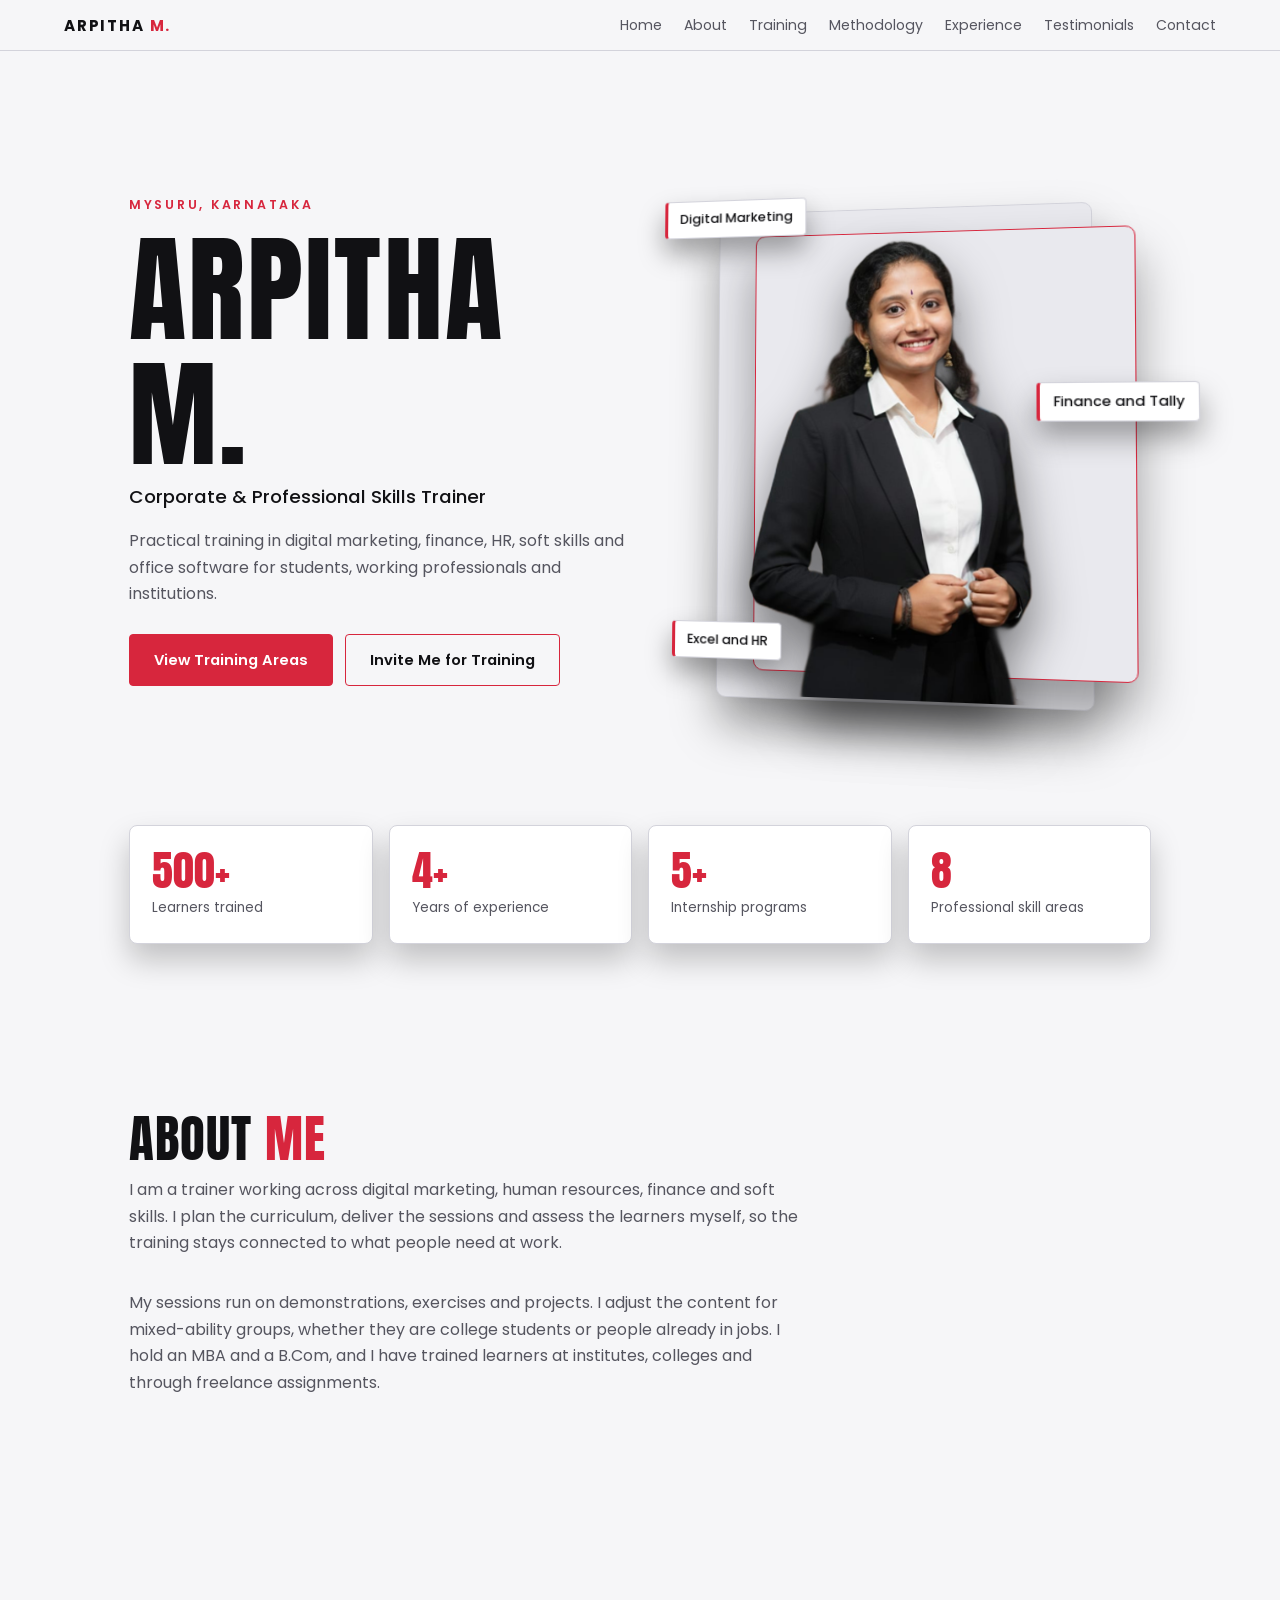
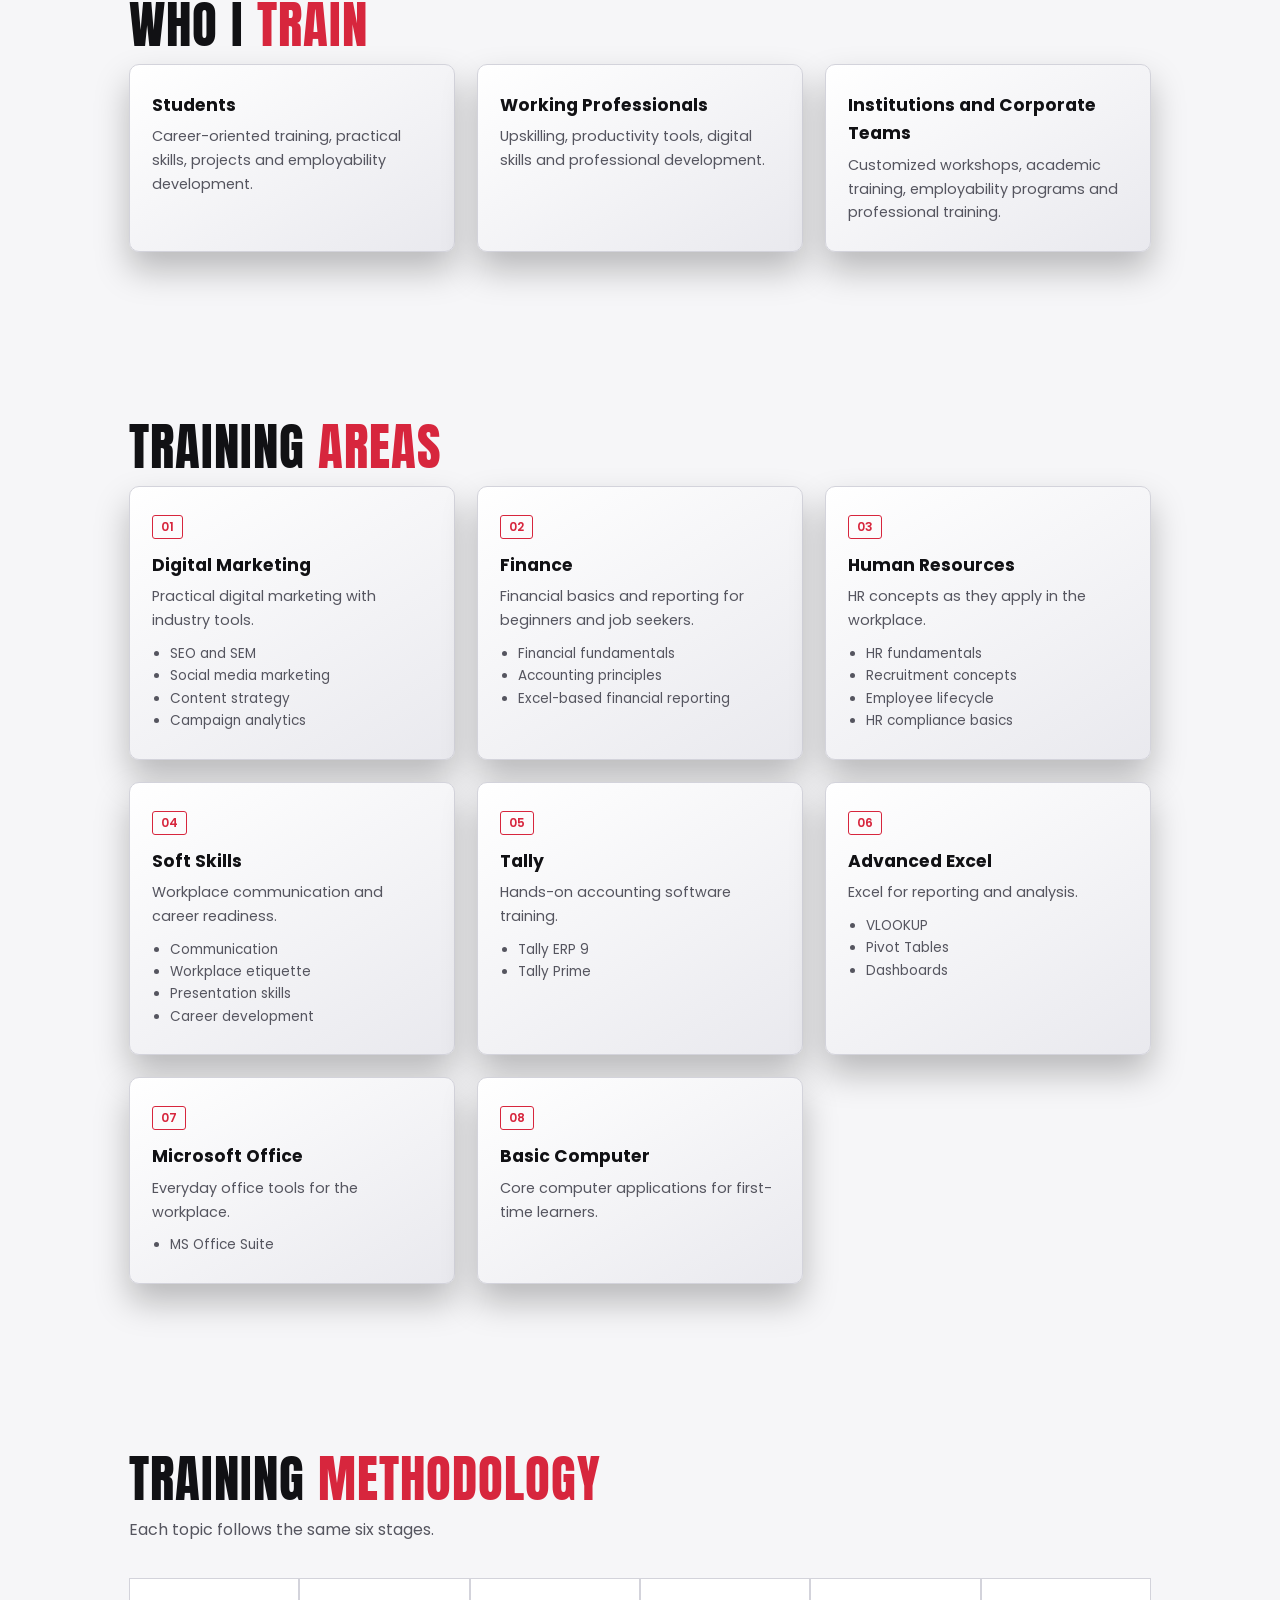
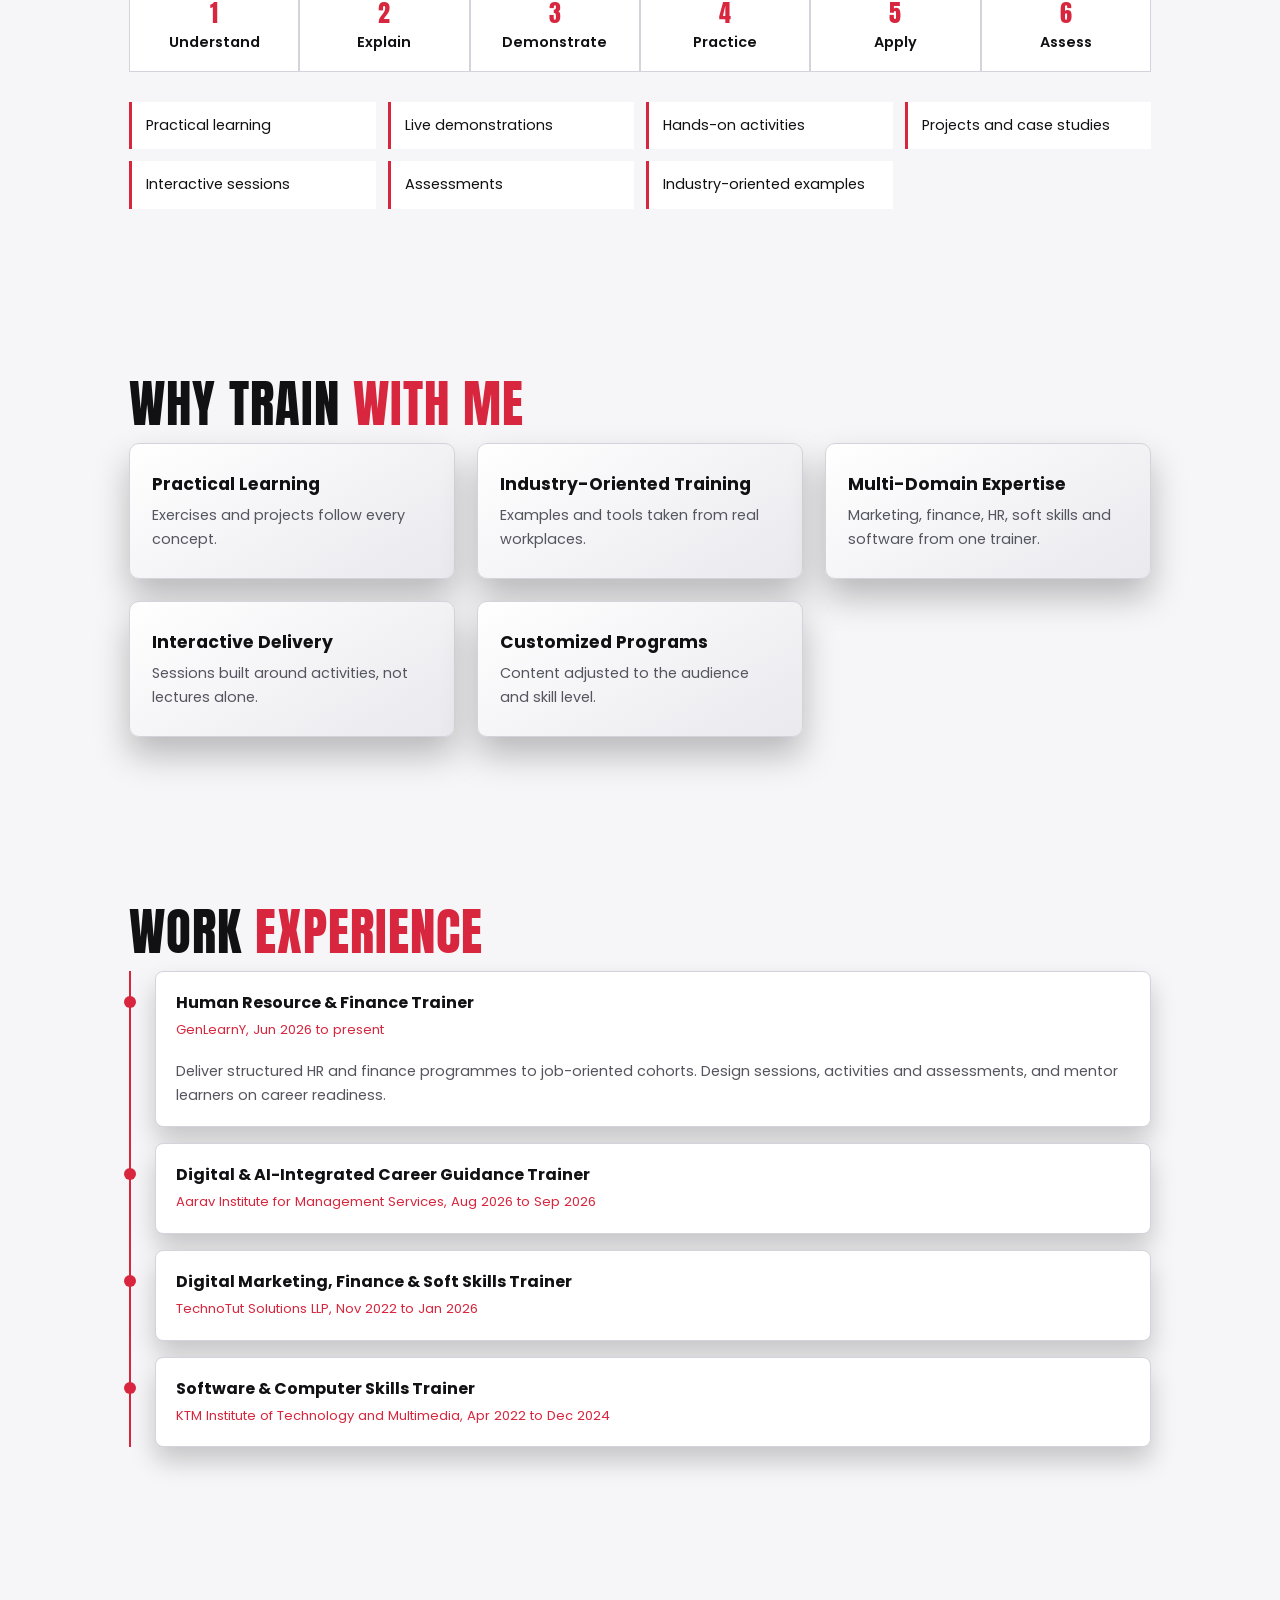
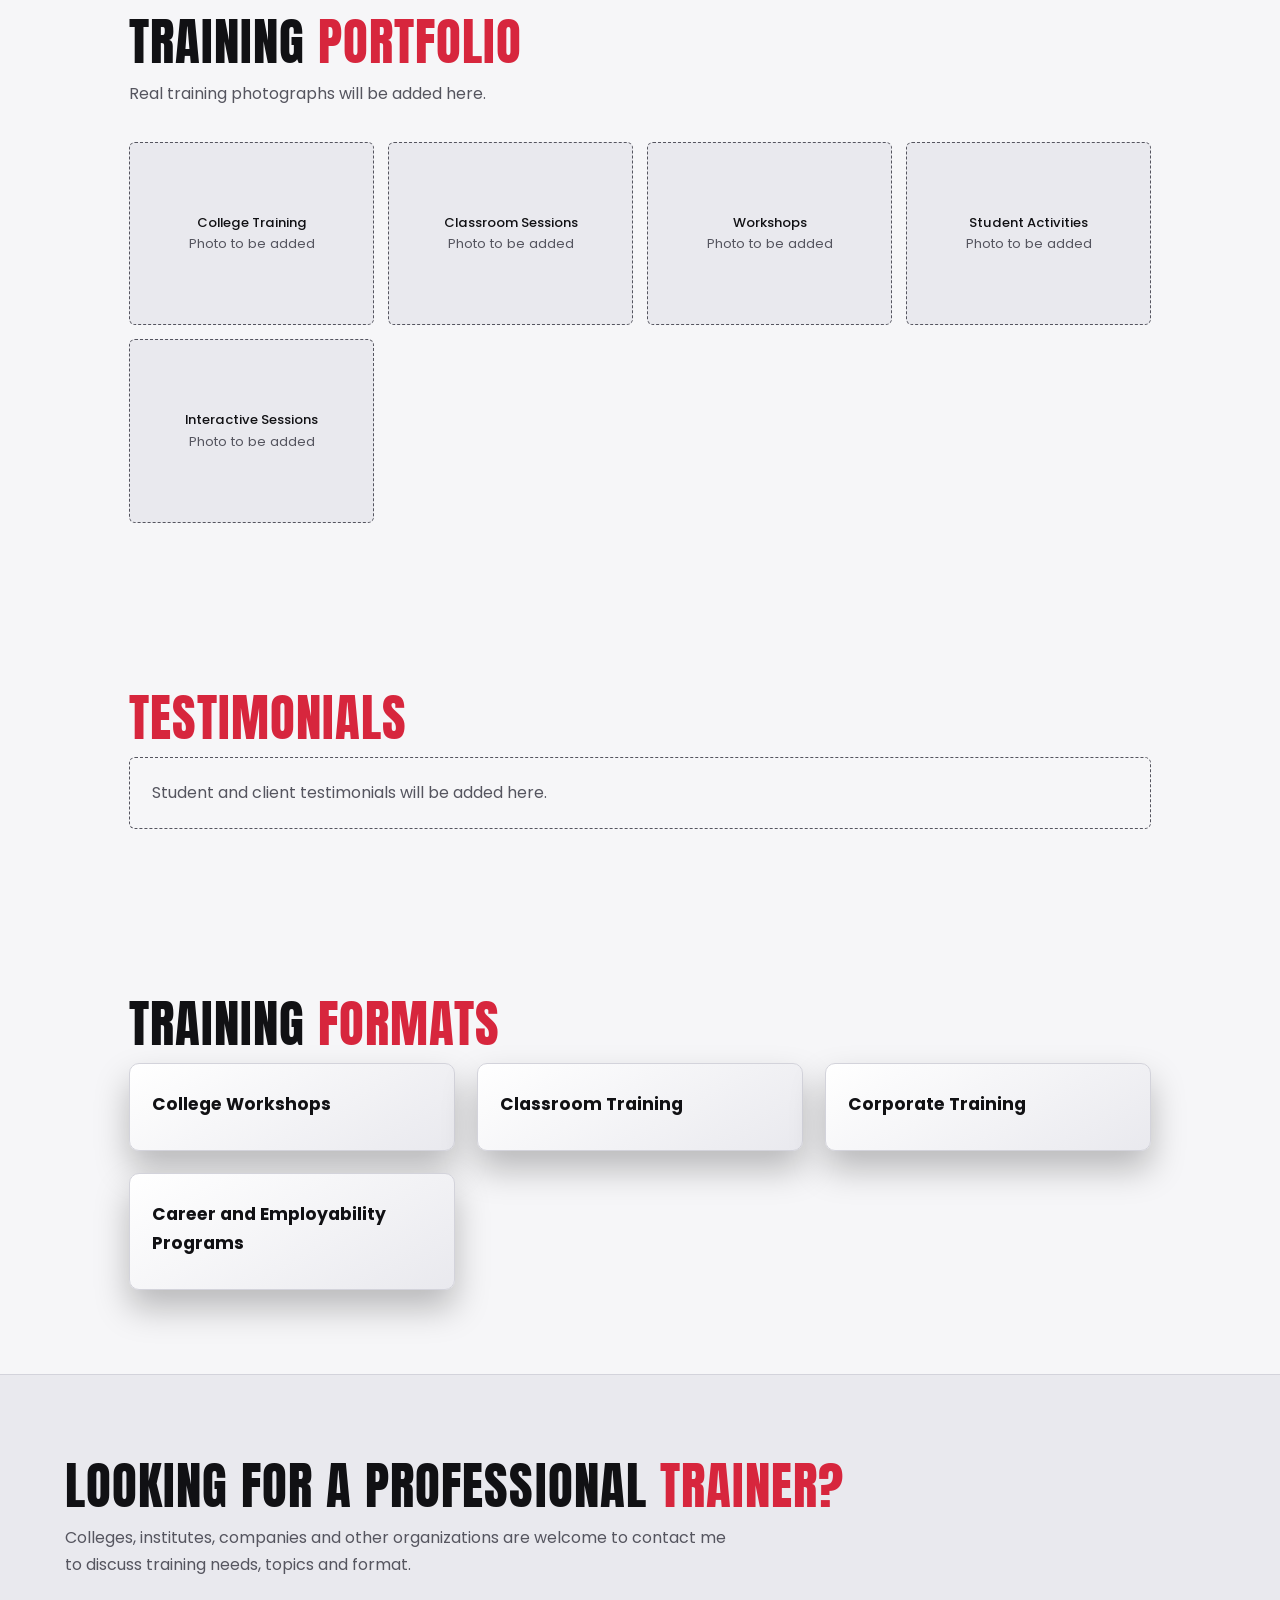
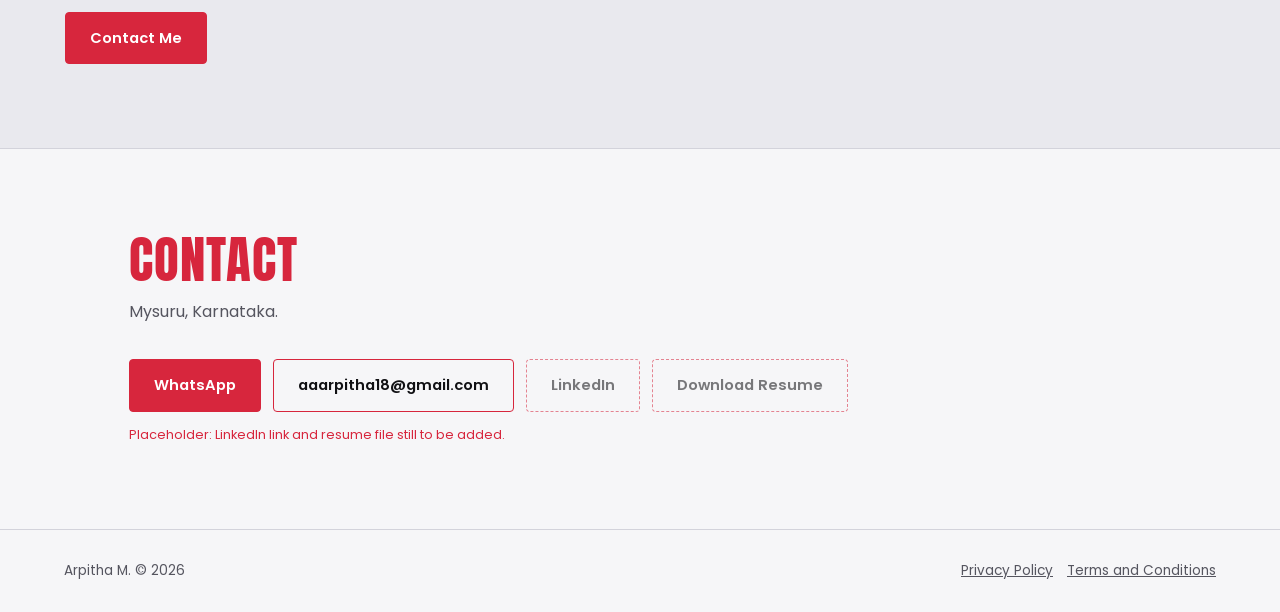
<file: arpitha.html>
<!DOCTYPE html>
<html lang="en">
<head>
<meta charset="utf-8">
<meta name="viewport" content="width=device-width, initial-scale=1, viewport-fit=cover">
<title>Arpitha M. | Corporate & Professional Skills Trainer</title>
<meta name="description" content="Practical training in digital marketing, finance, HR, soft skills and office software for students, professionals and institutions. Mysuru, Karnataka.">
<link href="https://fonts.googleapis.com/css2?family=Anton&family=Poppins:wght@400;500;600&display=swap" rel="stylesheet">
<style>
:root{--bg:#0b0b0d;--bg2:#131317;--fg:#f3f3f5;--mut:#a4a4ae;--acc:#d7263d;--card:#1a1a1f;--line:#2b2b33;box-sizing:border-box;padding-top:env(safe-area-inset-top,0px);padding-bottom:env(safe-area-inset-bottom,0px)}
@media(prefers-color-scheme:light){:root:not([data-theme="dark"]){--bg:#f6f6f8;--bg2:#e9e9ee;--fg:#111114;--mut:#55555f;--card:#fff;--line:#d3d3db}}
:root[data-theme="light"]{--bg:#f6f6f8;--bg2:#e9e9ee;--fg:#111114;--mut:#55555f;--card:#fff;--line:#d3d3db}
:root[data-theme="dark"]{--bg:#0b0b0d;--bg2:#131317;--fg:#f3f3f5;--mut:#a4a4ae;--card:#1a1a1f;--line:#2b2b33}
*{box-sizing:border-box;margin:0}
html{scroll-behavior:smooth;scroll-padding-top:calc(64px + env(safe-area-inset-top,0px));height:auto}
body{background:var(--bg);color:var(--fg);font:400 16px/1.65 Poppins,system-ui,sans-serif;overflow-x:hidden}
h1,h2{font-family:Anton,Impact,sans-serif;font-weight:400;text-transform:uppercase;letter-spacing:.02em;line-height:1.05}
a{color:inherit}
:focus-visible{outline:2px solid var(--acc);outline-offset:3px}
nav{position:sticky;top:env(safe-area-inset-top,0px);z-index:9;display:flex;justify-content:space-between;align-items:center;padding:12px 5vw;background:var(--bg);border-bottom:1px solid var(--line)}
nav b{letter-spacing:.12em;font-size:.95rem}nav b span{color:var(--acc)}
nav ul{display:flex;gap:22px;list-style:none;padding:0}
nav a{text-decoration:none;font-size:.88rem;color:var(--mut)}nav a:hover{color:var(--fg)}
#mb{display:none;background:none;border:1px solid var(--line);color:var(--fg);padding:8px 14px;border-radius:4px;font:inherit;min-height:44px}
section,.wrap{padding:84px 5vw;max-width:1150px;margin:auto}
h2{font-size:clamp(2rem,5vw,3.2rem);margin-bottom:12px}h2 span{color:var(--acc)}
.lead{color:var(--mut);max-width:680px;margin-bottom:34px}
.btn{display:inline-block;padding:13px 24px;border-radius:4px;border:1px solid var(--acc);text-decoration:none;font-weight:600;font-size:.92rem;min-height:44px}
.btn.p{background:var(--acc);color:#fff}.btn.p:hover{background:#b81e32}.btn:not(.p):hover{background:rgba(215,38,61,.12)}
.btn[aria-disabled]{opacity:.55;border-style:dashed;pointer-events:none}
.hero{display:grid;grid-template-columns:1.1fr 1fr;gap:40px;align-items:center;min-height:86vh;perspective:1400px}
.hero small{color:var(--acc);letter-spacing:.22em;font-weight:600;font-size:.78rem}
.hero h1{font-size:clamp(3.4rem,10vw,7.4rem);margin:10px 0 6px}
.hero h3{font-weight:500;font-size:1.15rem;margin-bottom:16px}
.hero p{color:var(--mut);max-width:520px;margin-bottom:26px}
.hero .bt{display:flex;gap:12px;flex-wrap:wrap}
.stage{position:relative;transform-style:preserve-3d;transform:rotateY(-12deg) rotateX(3deg);display:flex;justify-content:center;padding:26px 0}
.stage .pl{position:absolute;border:1px solid var(--line);border-radius:10px;background:var(--bg2);box-shadow:0 30px 50px rgba(0,0,0,.35)}
.stage .a{inset:6% 12% 2% 4%;transform:translateZ(-90px)}
.stage .b{inset:12% 4% 8% 14%;transform:translateZ(-45px);border-color:var(--acc)}
.stage img{position:relative;width:min(100%,380px);height:auto;filter:drop-shadow(0 26px 24px rgba(0,0,0,.5))}
.chip{position:absolute;padding:7px 12px;background:var(--card);border:1px solid var(--line);border-left:3px solid var(--acc);border-radius:4px;font-size:.78rem;font-weight:500;box-shadow:0 14px 26px rgba(0,0,0,.35)}
.c1{top:10%;left:-2%;transform:translateZ(80px)}.c2{top:42%;right:-3%;transform:translateZ(110px)}.c3{bottom:12%;left:0;transform:translateZ(70px)}
.stats{display:grid;grid-template-columns:repeat(auto-fit,minmax(170px,1fr));gap:16px}
.stat{background:var(--card);border:1px solid var(--line);border-radius:8px;padding:22px;box-shadow:0 16px 30px rgba(0,0,0,.22)}
.stat b{font:400 2.6rem Anton,sans-serif;color:var(--acc);display:block;line-height:1.1}.stat span{font-size:.85rem;color:var(--mut)}
.grid{display:grid;grid-template-columns:repeat(auto-fit,minmax(250px,1fr));gap:22px;perspective:1100px}
.card{background:linear-gradient(150deg,var(--card),var(--bg2));border:1px solid var(--line);border-radius:10px;padding:26px 22px;box-shadow:0 18px 34px rgba(0,0,0,.25);transition:transform .2s,border-color .2s}
.card:hover{transform:rotateX(4deg) rotateY(-4deg) translateY(-4px);border-color:var(--acc)}
.card .n{display:inline-block;font:600 .75rem Poppins;color:var(--acc);border:1px solid var(--acc);padding:2px 8px;border-radius:3px;margin-bottom:12px}
.card h3{font-size:1.08rem;margin-bottom:6px}.card p{font-size:.9rem;color:var(--mut)}
.card ul{margin:10px 0 0 18px;padding:0;font-size:.85rem;color:var(--mut)}
.steps{display:grid;grid-template-columns:repeat(6,1fr);gap:0;margin-bottom:30px;counter-reset:s}
.steps div{counter-increment:s;padding:16px 10px;border:1px solid var(--line);background:var(--card);text-align:center;font-weight:600;font-size:.9rem;position:relative}
.steps div::before{content:counter(s);display:block;color:var(--acc);font:400 1.5rem Anton,sans-serif}
.pts{display:grid;grid-template-columns:repeat(auto-fit,minmax(220px,1fr));gap:12px;list-style:none;padding:0}
.pts li{padding:12px 14px;border-left:3px solid var(--acc);background:var(--card);font-size:.9rem}
.tl{border-left:2px solid var(--acc);padding-left:24px;display:grid;gap:16px}
.job{background:var(--card);border:1px solid var(--line);border-radius:8px;padding:0;position:relative;box-shadow:0 14px 26px rgba(0,0,0,.2)}
.job::before{content:"";position:absolute;left:-32px;top:24px;width:12px;height:12px;background:var(--acc);border-radius:50%}
.job button{width:100%;text-align:left;background:none;border:0;color:inherit;font:inherit;padding:18px 20px;cursor:pointer;min-height:44px}
.job strong{display:block}.job em{font-style:normal;color:var(--acc);font-size:.82rem}
.job .d{display:none;padding:0 20px 18px;color:var(--mut);font-size:.9rem}.job.o .d{display:block}
.gal{display:grid;grid-template-columns:repeat(auto-fit,minmax(200px,1fr));gap:14px}
.ph{aspect-ratio:4/3;border:1px dashed var(--mut);border-radius:6px;display:flex;flex-direction:column;align-items:center;justify-content:center;color:var(--mut);font-size:.82rem;text-align:center;padding:10px;background:var(--bg2)}
.ph b{color:var(--fg);font-weight:500}
.note{border:1px dashed var(--mut);padding:22px;border-radius:6px;color:var(--mut)}
.cta{background:var(--bg2);border-top:1px solid var(--line);border-bottom:1px solid var(--line);max-width:none}
.cta>div{max-width:1150px;margin:auto}
.ct{display:flex;gap:12px;flex-wrap:wrap}
.ph-t{color:var(--acc);font-size:.8rem}
footer{border-top:1px solid var(--line);padding:30px 5vw;color:var(--mut);font-size:.85rem;display:flex;justify-content:space-between;gap:12px;flex-wrap:wrap}
footer a{margin-left:14px}
#legal{display:none}.leg h2{margin-top:10px}.leg h3{margin:22px 0 6px}.leg p{color:var(--mut);max-width:720px}
body.lg #main{display:none}body.lg #legal{display:block}
@media(max-width:820px){
nav ul{display:none;position:absolute;top:100%;left:0;right:0;flex-direction:column;gap:0;background:var(--bg);border-bottom:1px solid var(--line)}
nav ul.o{display:flex}nav li a{display:block;padding:14px 5vw}#mb{display:block}
.hero{grid-template-columns:1fr;min-height:auto;padding-top:40px}
.stage{transform:none}.stage .pl{transform:none}.chip{transform:none!important;position:static;margin:4px}.stage{flex-wrap:wrap}.stage .a,.stage .b{display:none}
.steps{grid-template-columns:repeat(2,1fr)}.card:hover{transform:none}
section,.wrap{padding:60px 5vw}}
@media(prefers-reduced-motion:reduce){*{transition:none!important;scroll-behavior:auto!important}}
</style>
</head>
<body>
<nav aria-label="Main">
<b>ARPITHA <span>M.</span></b>
<button id="mb" aria-expanded="false" aria-controls="nl">Menu</button>
<ul id="nl">
<li><a href="#home">Home</a></li><li><a href="#about">About</a></li><li><a href="#training">Training</a></li><li><a href="#method">Methodology</a></li><li><a href="#experience">Experience</a></li><li><a href="#testimonials">Testimonials</a></li><li><a href="#contact">Contact</a></li>
</ul>
</nav>
<div id="main">
<section class="hero" id="home">
<div>
<small>MYSURU, KARNATAKA</small>
<h1>Arpitha M.</h1>
<h3>Corporate &amp; Professional Skills Trainer</h3>
<p>Practical training in digital marketing, finance, HR, soft skills and office software for students, working professionals and institutions.</p>
<div class="bt"><a class="btn p" href="#training">View Training Areas</a><a class="btn" href="#contact">Invite Me for Training</a></div>
</div>
<div class="stage">
<div class="pl a"></div><div class="pl b"></div>
<img alt="Portrait of Arpitha M." src="[data-uri]" width="380" height="521">
<span class="chip c1">Digital Marketing</span><span class="chip c2">Finance and Tally</span><span class="chip c3">Excel and HR</span>
</div>
</section>

<section id="experience-numbers" style="padding-top:0">
<div class="stats">
<div class="stat"><b>500+</b><span>Learners trained</span></div>
<div class="stat"><b>4+</b><span>Years of experience</span></div>
<div class="stat"><b>5+</b><span>Internship programs</span></div>
<div class="stat"><b>8</b><span>Professional skill areas</span></div>
</div>
</section>

<section id="about">
<h2>About <span>Me</span></h2>
<p class="lead">I am a trainer working across digital marketing, human resources, finance and soft skills. I plan the curriculum, deliver the sessions and assess the learners myself, so the training stays connected to what people need at work.</p>
<p class="lead">My sessions run on demonstrations, exercises and projects. I adjust the content for mixed-ability groups, whether they are college students or people already in jobs. I hold an MBA and a B.Com, and I have trained learners at institutes, colleges and through freelance assignments.</p>
</section>

<section id="who">
<h2>Who I <span>Train</span></h2>
<div class="grid">
<div class="card"><h3>Students</h3><p>Career-oriented training, practical skills, projects and employability development.</p></div>
<div class="card"><h3>Working Professionals</h3><p>Upskilling, productivity tools, digital skills and professional development.</p></div>
<div class="card"><h3>Institutions and Corporate Teams</h3><p>Customized workshops, academic training, employability programs and professional training.</p></div>
</div>
</section>

<section id="training">
<h2>Training <span>Areas</span></h2>
<div class="grid">
<div class="card"><span class="n">01</span><h3>Digital Marketing</h3><p>Practical digital marketing with industry tools.</p><ul><li>SEO and SEM</li><li>Social media marketing</li><li>Content strategy</li><li>Campaign analytics</li></ul></div>
<div class="card"><span class="n">02</span><h3>Finance</h3><p>Financial basics and reporting for beginners and job seekers.</p><ul><li>Financial fundamentals</li><li>Accounting principles</li><li>Excel-based financial reporting</li></ul></div>
<div class="card"><span class="n">03</span><h3>Human Resources</h3><p>HR concepts as they apply in the workplace.</p><ul><li>HR fundamentals</li><li>Recruitment concepts</li><li>Employee lifecycle</li><li>HR compliance basics</li></ul></div>
<div class="card"><span class="n">04</span><h3>Soft Skills</h3><p>Workplace communication and career readiness.</p><ul><li>Communication</li><li>Workplace etiquette</li><li>Presentation skills</li><li>Career development</li></ul></div>
<div class="card"><span class="n">05</span><h3>Tally</h3><p>Hands-on accounting software training.</p><ul><li>Tally ERP 9</li><li>Tally Prime</li></ul></div>
<div class="card"><span class="n">06</span><h3>Advanced Excel</h3><p>Excel for reporting and analysis.</p><ul><li>VLOOKUP</li><li>Pivot Tables</li><li>Dashboards</li></ul></div>
<div class="card"><span class="n">07</span><h3>Microsoft Office</h3><p>Everyday office tools for the workplace.</p><ul><li>MS Office Suite</li></ul></div>
<div class="card"><span class="n">08</span><h3>Basic Computer</h3><p>Core computer applications for first-time learners.</p></div>
</div>
</section>

<section id="method">
<h2>Training <span>Methodology</span></h2>
<p class="lead">Each topic follows the same six stages.</p>
<div class="steps"><div>Understand</div><div>Explain</div><div>Demonstrate</div><div>Practice</div><div>Apply</div><div>Assess</div></div>
<ul class="pts"><li>Practical learning</li><li>Live demonstrations</li><li>Hands-on activities</li><li>Projects and case studies</li><li>Interactive sessions</li><li>Assessments</li><li>Industry-oriented examples</li></ul>
</section>

<section id="why">
<h2>Why Train <span>With Me</span></h2>
<div class="grid">
<div class="card"><h3>Practical Learning</h3><p>Exercises and projects follow every concept.</p></div>
<div class="card"><h3>Industry-Oriented Training</h3><p>Examples and tools taken from real workplaces.</p></div>
<div class="card"><h3>Multi-Domain Expertise</h3><p>Marketing, finance, HR, soft skills and software from one trainer.</p></div>
<div class="card"><h3>Interactive Delivery</h3><p>Sessions built around activities, not lectures alone.</p></div>
<div class="card"><h3>Customized Programs</h3><p>Content adjusted to the audience and skill level.</p></div>
</div>
</section>

<section id="experience">
<h2>Work <span>Experience</span></h2>
<div class="tl">
<div class="job o"><button aria-expanded="true"><strong>Human Resource &amp; Finance Trainer</strong><em>GenLearnY, Jun 2026 to present</em></button><div class="d">Deliver structured HR and finance programmes to job-oriented cohorts. Design sessions, activities and assessments, and mentor learners on career readiness.</div></div>
<div class="job"><button aria-expanded="false"><strong>Digital &amp; AI-Integrated Career Guidance Trainer</strong><em>Aarav Institute for Management Services, Aug 2026 to Sep 2026</em></button><div class="d">Delivered digital and AI-integrated training and career guidance workshops across colleges and educational institutions, customised to each group.</div></div>
<div class="job"><button aria-expanded="false"><strong>Digital Marketing, Finance &amp; Soft Skills Trainer</strong><em>TechnoTut Solutions LLP, Nov 2022 to Jan 2026</em></button><div class="d">Designed and delivered training in digital marketing, finance and soft skills. Built modules, assignments and assessments, and guided learners through industry-oriented projects.</div></div>
<div class="job"><button aria-expanded="false"><strong>Software &amp; Computer Skills Trainer</strong><em>KTM Institute of Technology and Multimedia, Apr 2022 to Dec 2024</em></button><div class="d">Taught MS Office, Advanced Excel, Tally ERP 9 and core computer applications, with separate tracks for beginner, intermediate and advanced learners.</div></div>
</div>
</section>

<section id="gallery">
<h2>Training <span>Portfolio</span></h2>
<p class="lead">Real training photographs will be added here.</p>
<div class="gal">
<div class="ph"><b>College Training</b>Photo to be added</div><div class="ph"><b>Classroom Sessions</b>Photo to be added</div><div class="ph"><b>Workshops</b>Photo to be added</div><div class="ph"><b>Student Activities</b>Photo to be added</div><div class="ph"><b>Interactive Sessions</b>Photo to be added</div>
</div>
</section>

<section id="testimonials">
<h2><span>Testimonials</span></h2>
<div class="note">Student and client testimonials will be added here.</div>
</section>

<section id="formats">
<h2>Training <span>Formats</span></h2>
<div class="grid">
<div class="card"><h3>College Workshops</h3></div><div class="card"><h3>Classroom Training</h3></div><div class="card"><h3>Corporate Training</h3></div><div class="card"><h3>Career and Employability Programs</h3></div>
</div>
</section>

<section class="cta" id="cta"><div>
<h2>Looking for a Professional <span>Trainer?</span></h2>
<p class="lead">Colleges, institutes, companies and other organizations are welcome to contact me to discuss training needs, topics and format.</p>
<a class="btn p" href="#contact">Contact Me</a>
</div></section>

<section id="contact">
<h2><span>Contact</span></h2>
<p class="lead">Mysuru, Karnataka.</p>
<div class="ct">
<a class="btn p" href="https://wa.me/916363958020">WhatsApp</a>
<a class="btn" href="mailto:aaarpitha18@gmail.com">aaarpitha18@gmail.com</a>
<a class="btn" aria-disabled="true" href="#contact">LinkedIn</a>
<a class="btn" aria-disabled="true" href="#contact">Download Resume</a>
</div>
<p class="ph-t" style="margin-top:12px">Placeholder: LinkedIn link and resume file still to be added.</p>
</section>
</div>

<div id="legal"><div class="wrap leg"></div></div>

<footer><span>Arpitha M. &copy; <span id="y"></span></span><span><a href="#/privacy-policy">Privacy Policy</a><a href="#/terms-and-conditions">Terms and Conditions</a></span></footer>

<script>
(function(){
var L={
"/privacy-policy":'<h2>Privacy <span>Policy</span></h2><p class="ph-t">Draft. Review and customize every item marked [CUSTOMIZE] before publishing.</p><h3>What this site collects</h3><p>This site has no forms and no accounts. [CUSTOMIZE: confirm whether analytics or cookies are added later.]</p><h3>Contact details you send</h3><p>If you email or message me on WhatsApp, I use your details only to reply about training. I do not sell or share them. [CUSTOMIZE: add retention period and any third parties.]</p><h3>Third-party services</h3><p>The site loads fonts from Google Fonts. WhatsApp and email open in their own apps under their own policies.</p><h3>Your requests</h3><p>To ask me to delete messages you sent, email me. [CUSTOMIZE: legal entity name, address and applicable law.]</p><p><a href="#home">Back to site</a></p>',
"/terms-and-conditions":'<h2>Terms and <span>Conditions</span></h2><p class="ph-t">Draft. Review and customize every item marked [CUSTOMIZE] before publishing.</p><h3>Use of this site</h3><p>This site presents the training services and background of Arpitha M. Content is for information only.</p><h3>Training engagements</h3><p>Fees, schedules, cancellation and certification terms are agreed in writing for each engagement. [CUSTOMIZE: add standard fees, cancellation policy and certificate terms if offered.]</p><h3>Content ownership</h3><p>Text, images and training material on this site belong to Arpitha M. Please ask before reusing them.</p><h3>Liability</h3><p>[CUSTOMIZE: add liability wording and governing law, ideally reviewed by a legal professional.]</p><p><a href="#home">Back to site</a></p>'};
function route(){var k=location.hash.slice(1);if(L[k]){document.querySelector('#legal .leg').innerHTML=L[k];document.body.classList.add('lg');document.title=k.indexOf('priv')>0?'Privacy Policy | Arpitha M.':'Terms and Conditions | Arpitha M.';scrollTo(0,0)}else{if(document.body.classList.contains('lg')){document.body.classList.remove('lg');document.title='Arpitha M. | Corporate & Professional Skills Trainer';var e=k&&document.getElementById(k);if(e)e.scrollIntoView()}}}
addEventListener('hashchange',route);route();
document.getElementById('y').textContent=new Date().getFullYear();
var mb=document.getElementById('mb'),nl=document.getElementById('nl');
mb.onclick=function(){var o=nl.classList.toggle('o');mb.setAttribute('aria-expanded',o)};
nl.onclick=function(e){if(e.target.tagName==='A'){nl.classList.remove('o');mb.setAttribute('aria-expanded',false)}};
document.querySelectorAll('.job button').forEach(function(b){b.onclick=function(){var j=b.parentNode,o=j.classList.toggle('o');b.setAttribute('aria-expanded',o)}});
})();
</script>
</body>
</html>
</file>
